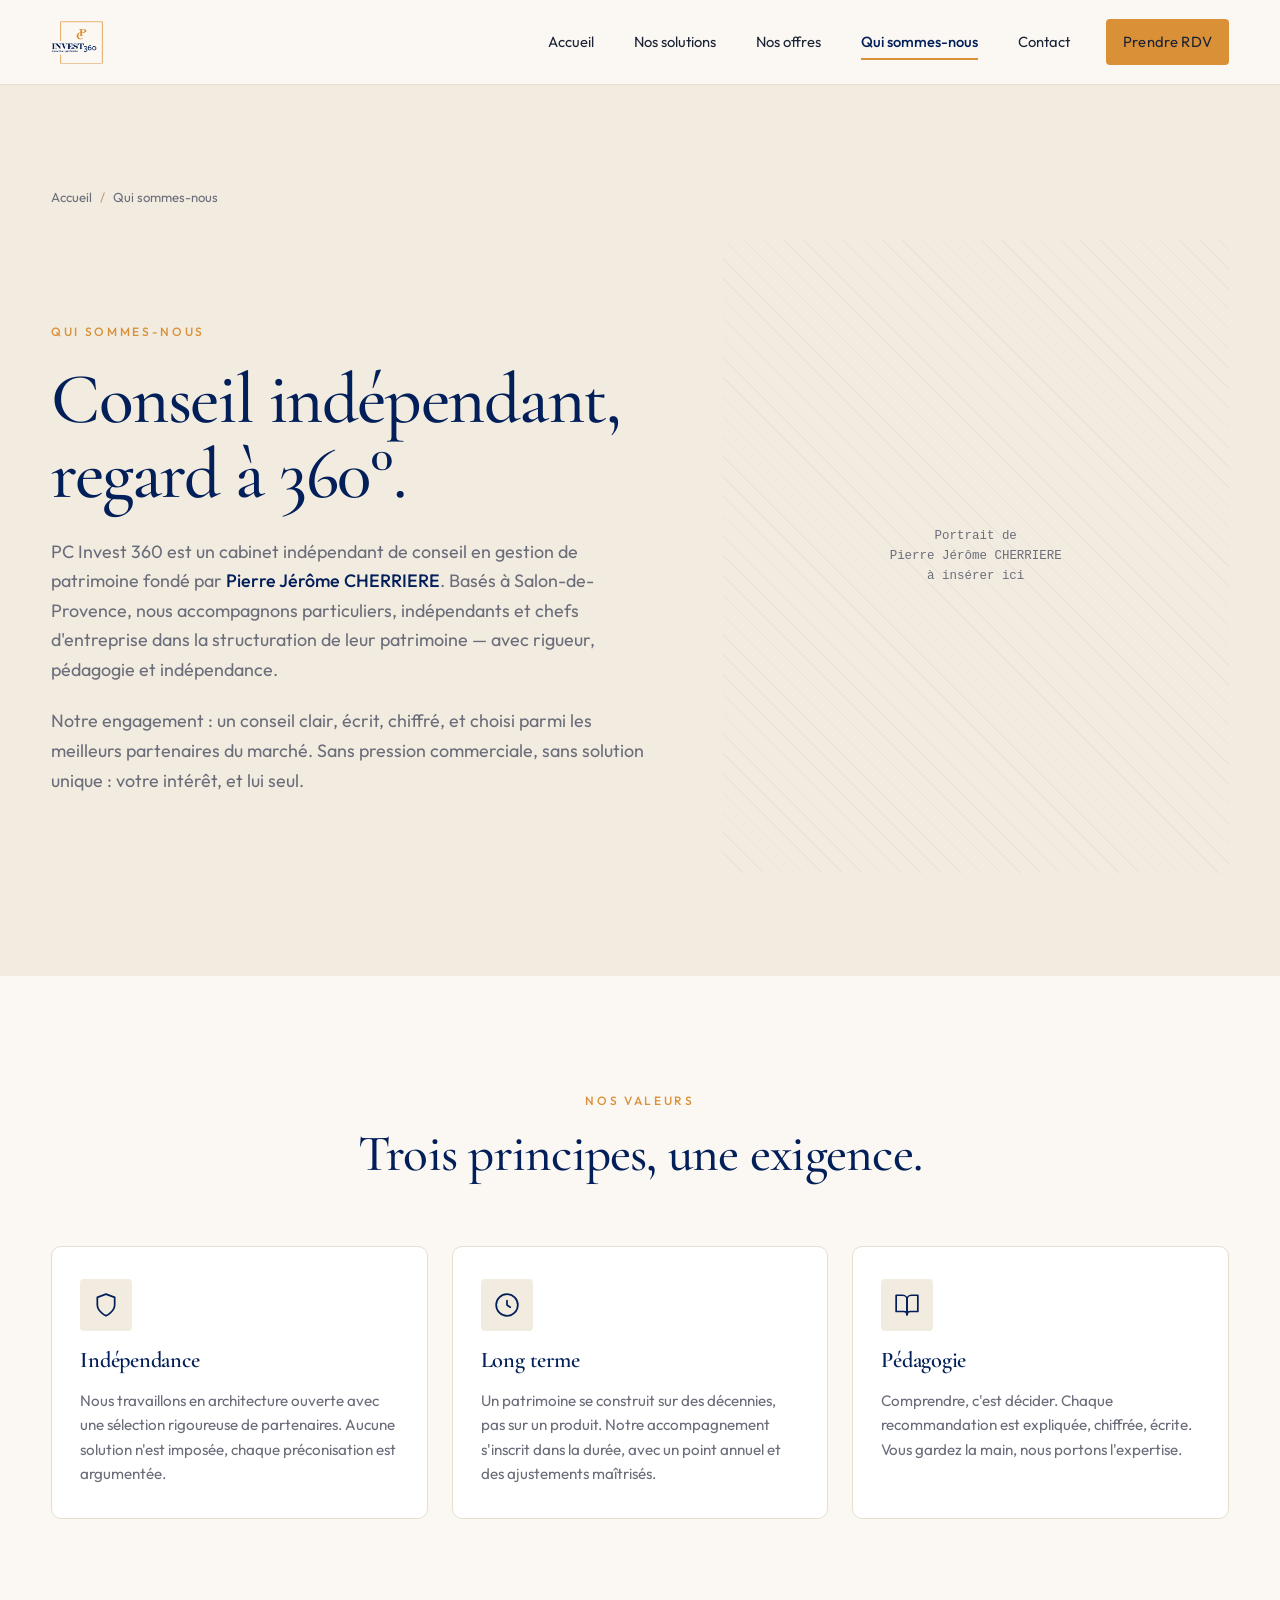
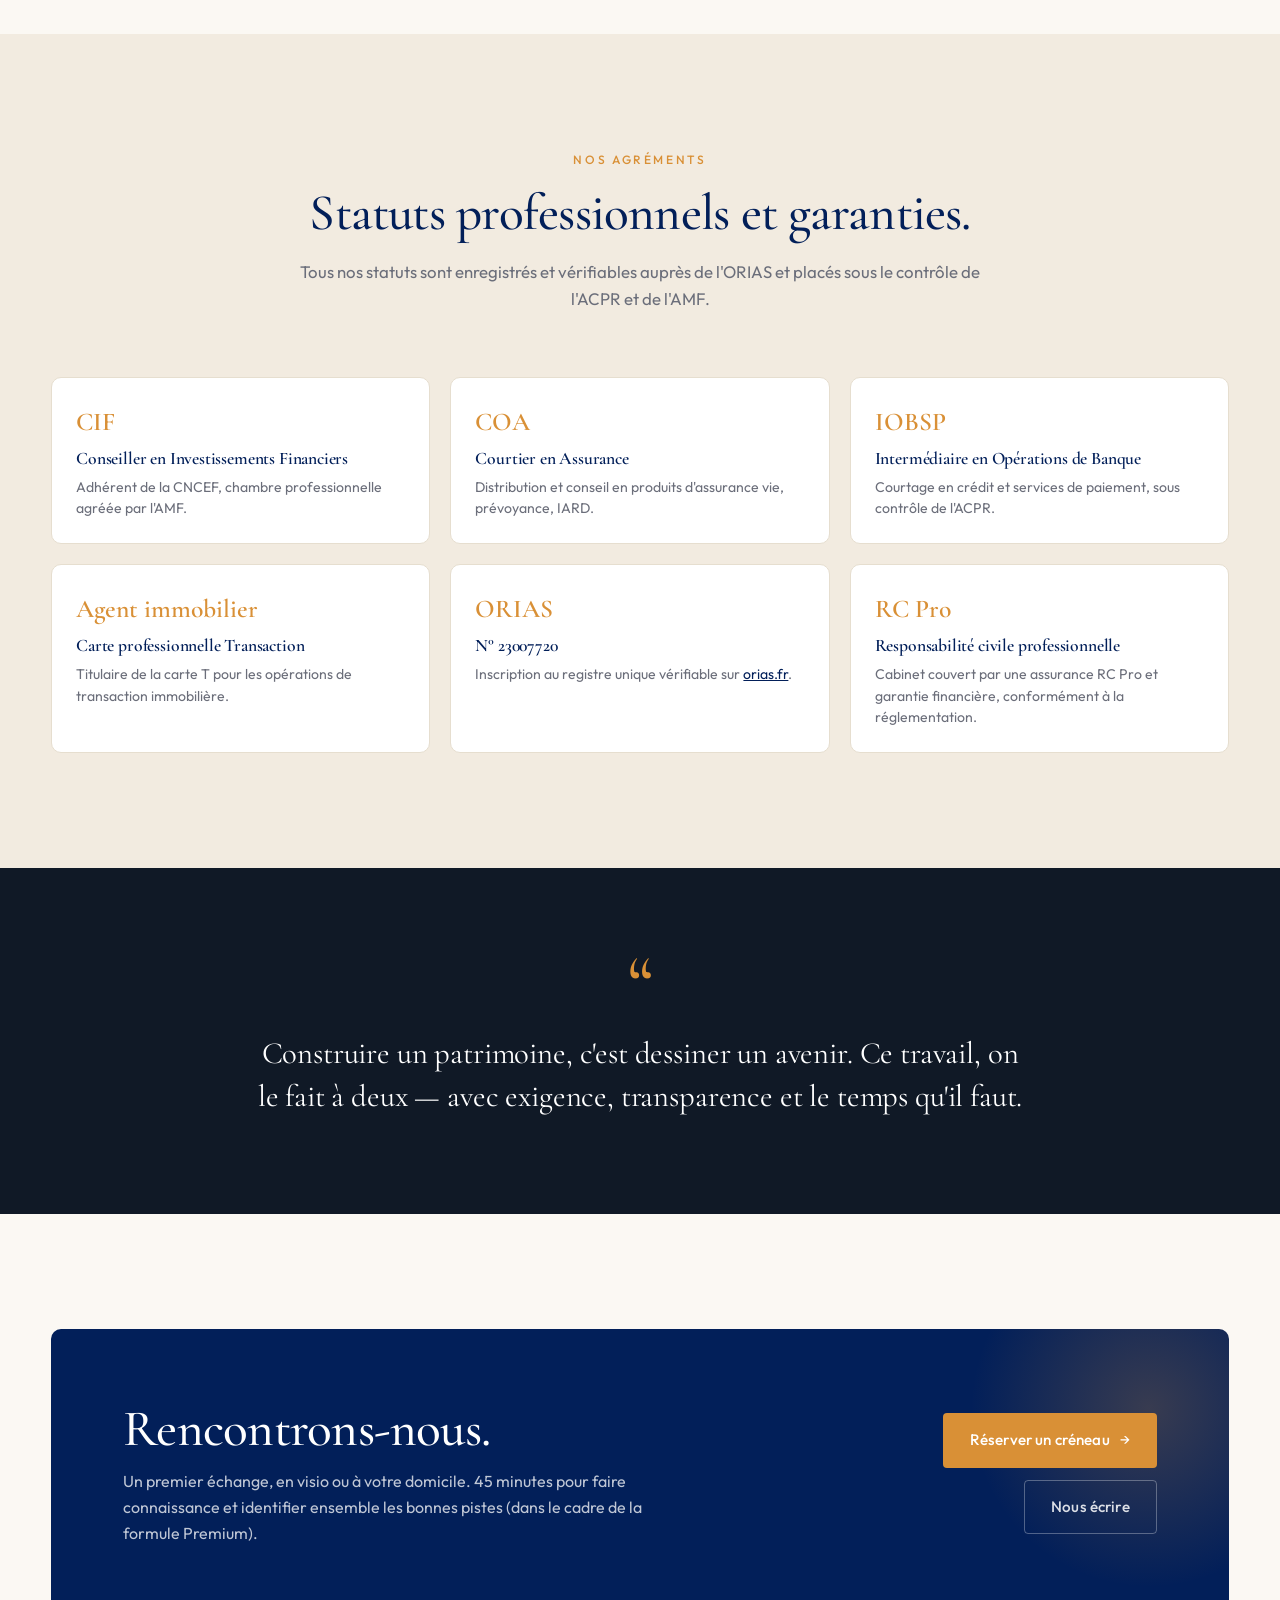
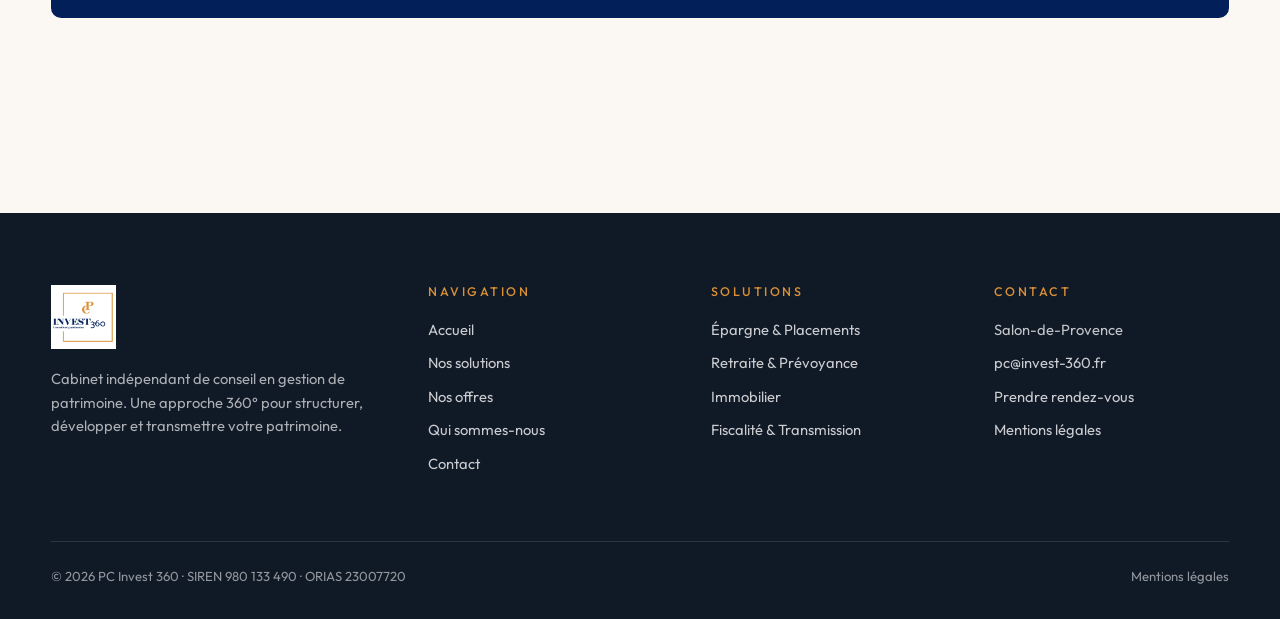
<file: project/about.html>
<!DOCTYPE html>
<html lang="fr">
<head>
  <meta charset="UTF-8" />
  <meta name="viewport" content="width=device-width, initial-scale=1.0" />
  <title>Qui sommes-nous — PC Invest 360</title>
  <meta name="description" content="PC Invest 360, cabinet indépendant de conseil en gestion de patrimoine fondé par Pierre Jérôme CHERRIERE, basé à Salon-de-Provence." />
  <link rel="icon" href="assets/logo.png" type="image/png" />
  <link rel="preconnect" href="https://fonts.googleapis.com" />
  <link rel="preconnect" href="https://fonts.gstatic.com" crossorigin />
  <link href="https://fonts.googleapis.com/css2?family=Cormorant+Garamond:wght@400;500;600;700&family=Outfit:wght@300;400;500;600&display=swap" rel="stylesheet" />
  <link rel="stylesheet" href="assets/styles.css" />
</head>
<body>

  <header class="site-header" data-screen-label="header">
    <div class="container site-header__inner">
      <a href="index.html" class="brand" aria-label="Accueil PC Invest 360"><img src="assets/logo.png" alt="PC Invest 360" /></a>
      <button class="nav-toggle" aria-label="Menu" aria-expanded="false"><svg viewBox="0 0 24 24" fill="none" stroke="currentColor" stroke-width="1.8" stroke-linecap="round"><line x1="3" y1="7" x2="21" y2="7"/><line x1="3" y1="12" x2="21" y2="12"/><line x1="3" y1="17" x2="21" y2="17"/></svg></button>
      <nav class="nav" aria-label="Navigation principale">
        <a href="index.html">Accueil</a>
        <a href="solutions.html">Nos solutions</a>
        <a href="offres.html">Nos offres</a>
        <a href="about.html">Qui sommes-nous</a>
        <a href="contact.html">Contact</a>
        <a href="contact.html" class="btn btn-gold nav-cta">Prendre RDV</a>
      </nav>
    </div>
  </header>

  <!-- ====================== ABOUT HERO ====================== -->
  <section class="about-hero" style="padding: clamp(64px, 8vw, 112px) 0;" data-screen-label="About hero">
    <div class="container">
      <div class="crumb" style="justify-content: flex-start; margin-bottom: 32px;">
        <a href="index.html">Accueil</a><span class="crumb-sep">/</span><span>Qui sommes-nous</span>
      </div>
      <div class="about-hero__grid">
        <div data-reveal>
          <span class="eyebrow">Qui sommes-nous</span>
          <h1 class="h-display" style="margin: 18px 0 24px;">Conseil indépendant, regard à 360°.</h1>
          <p class="lede" style="margin-bottom: 22px;">PC Invest 360 est un cabinet indépendant de conseil en gestion de patrimoine fondé par <strong style="color: var(--c-navy); font-weight: 500;">Pierre Jérôme CHERRIERE</strong>. Basés à Salon-de-Provence, nous accompagnons particuliers, indépendants et chefs d'entreprise dans la structuration de leur patrimoine — avec rigueur, pédagogie et indépendance.</p>
          <p class="lede">Notre engagement : un conseil clair, écrit, chiffré, et choisi parmi les meilleurs partenaires du marché. Sans pression commerciale, sans solution unique : votre intérêt, et lui seul.</p>
        </div>
        <div data-reveal>
          <div class="about-portrait">
            <div class="frame-deco" aria-hidden="true"></div>
            <div class="placeholder">Portrait de<br/>Pierre Jérôme CHERRIERE<br/>à insérer ici</div>
          </div>
        </div>
      </div>
    </div>
  </section>

  <!-- ====================== VALEURS ====================== -->
  <section data-screen-label="About valeurs">
    <div class="container">
      <div class="section-head" data-reveal>
        <span class="eyebrow">Nos valeurs</span>
        <h2 class="h-1">Trois principes, une exigence.</h2>
      </div>
      <div class="pillars" style="grid-template-columns: repeat(3, 1fr);">
        <div class="pillar" data-reveal>
          <div class="pillar__icon">
            <svg viewBox="0 0 24 24" fill="none" stroke="currentColor" stroke-width="1.6" stroke-linecap="round" stroke-linejoin="round"><path d="M12 22s8-4 8-10V5l-8-3-8 3v7c0 6 8 10 8 10z"/></svg>
          </div>
          <h3>Indépendance</h3>
          <p>Nous travaillons en architecture ouverte avec une sélection rigoureuse de partenaires. Aucune solution n'est imposée, chaque préconisation est argumentée.</p>
        </div>
        <div class="pillar" data-reveal>
          <div class="pillar__icon">
            <svg viewBox="0 0 24 24" fill="none" stroke="currentColor" stroke-width="1.6" stroke-linecap="round" stroke-linejoin="round"><circle cx="12" cy="12" r="10"/><path d="M12 8v4l3 2"/></svg>
          </div>
          <h3>Long terme</h3>
          <p>Un patrimoine se construit sur des décennies, pas sur un produit. Notre accompagnement s'inscrit dans la durée, avec un point annuel et des ajustements maîtrisés.</p>
        </div>
        <div class="pillar" data-reveal>
          <div class="pillar__icon">
            <svg viewBox="0 0 24 24" fill="none" stroke="currentColor" stroke-width="1.6" stroke-linecap="round" stroke-linejoin="round"><path d="M2 3h6a4 4 0 0 1 4 4v14a3 3 0 0 0-3-3H2z"/><path d="M22 3h-6a4 4 0 0 0-4 4v14a3 3 0 0 1 3-3h7z"/></svg>
          </div>
          <h3>Pédagogie</h3>
          <p>Comprendre, c'est décider. Chaque recommandation est expliquée, chiffrée, écrite. Vous gardez la main, nous portons l'expertise.</p>
        </div>
      </div>
    </div>
  </section>

  <!-- ====================== CERTIFICATIONS ====================== -->
  <section style="background: var(--c-bg-2);" data-screen-label="About certifications">
    <div class="container">
      <div class="section-head" data-reveal>
        <span class="eyebrow">Nos agréments</span>
        <h2 class="h-1">Statuts professionnels et garanties.</h2>
        <p>Tous nos statuts sont enregistrés et vérifiables auprès de l'ORIAS et placés sous le contrôle de l'ACPR et de l'AMF.</p>
      </div>
      <div class="about-creds">
        <div class="cred" data-reveal>
          <div class="num">CIF</div>
          <h4>Conseiller en Investissements Financiers</h4>
          <p>Adhérent de la CNCEF, chambre professionnelle agréée par l'AMF.</p>
        </div>
        <div class="cred" data-reveal>
          <div class="num">COA</div>
          <h4>Courtier en Assurance</h4>
          <p>Distribution et conseil en produits d'assurance vie, prévoyance, IARD.</p>
        </div>
        <div class="cred" data-reveal>
          <div class="num">IOBSP</div>
          <h4>Intermédiaire en Opérations de Banque</h4>
          <p>Courtage en crédit et services de paiement, sous contrôle de l'ACPR.</p>
        </div>
        <div class="cred" data-reveal>
          <div class="num">Agent immobilier</div>
          <h4>Carte professionnelle Transaction</h4>
          <p>Titulaire de la carte T pour les opérations de transaction immobilière.</p>
        </div>
        <div class="cred" data-reveal>
          <div class="num">ORIAS</div>
          <h4>N° 23007720</h4>
          <p>Inscription au registre unique vérifiable sur <a href="https://www.orias.fr" target="_blank" rel="noopener" style="color: var(--c-navy); text-decoration: underline;">orias.fr</a>.</p>
        </div>
        <div class="cred" data-reveal>
          <div class="num">RC Pro</div>
          <h4>Responsabilité civile professionnelle</h4>
          <p>Cabinet couvert par une assurance RC Pro et garantie financière, conformément à la réglementation.</p>
        </div>
      </div>
    </div>
  </section>

  <!-- ====================== QUOTE ====================== -->
  <section class="quote">
    <div class="container-narrow">
      <blockquote data-reveal>
        Construire un patrimoine, c'est dessiner un avenir. Ce travail, on le fait à deux — avec exigence, transparence et le temps qu'il faut.
      </blockquote>
    </div>
  </section>

  <!-- ====================== CTA ====================== -->
  <section data-screen-label="About CTA">
    <div class="container">
      <div class="cta-banner" data-reveal>
        <div>
          <h2 class="h-1">Rencontrons-nous.</h2>
          <p>Un premier échange, en visio ou à votre domicile. 45 minutes pour faire connaissance et identifier ensemble les bonnes pistes (dans le cadre de la formule Premium).</p>
        </div>
        <div class="cta-banner__actions">
          <a href="https://cal.com/pcherriere/tel" target="_blank" rel="noopener" class="btn btn-on-dark btn-arrow">Réserver un créneau</a>
          <a href="contact.html" class="btn btn-ghost" style="border-color: rgba(255,255,255,0.3); color: rgba(255,255,255,0.85);">Nous écrire</a>
        </div>
      </div>
    </div>
  </section>

  <footer class="site-footer">
    <div class="container">
      <div class="footer-grid">
        <div class="footer-brand">
          <img src="assets/logo-blanc.png" alt="PC Invest 360" />
          <p>Cabinet indépendant de conseil en gestion de patrimoine. Une approche 360° pour structurer, développer et transmettre votre patrimoine.</p>
        </div>
        <div><h4>Navigation</h4><ul class="footer-list">
          <li><a href="index.html">Accueil</a></li>
          <li><a href="solutions.html">Nos solutions</a></li>
          <li><a href="offres.html">Nos offres</a></li>
          <li><a href="about.html">Qui sommes-nous</a></li>
          <li><a href="contact.html">Contact</a></li>
        </ul></div>
        <div><h4>Solutions</h4><ul class="footer-list">
          <li><a href="solutions.html#epargne">Épargne & Placements</a></li>
          <li><a href="solutions.html#retraite">Retraite & Prévoyance</a></li>
          <li><a href="solutions.html#immobilier">Immobilier</a></li>
          <li><a href="solutions.html#fiscalite">Fiscalité & Transmission</a></li>
        </ul></div>
        <div><h4>Contact</h4><ul class="footer-list">
          <li>Salon-de-Provence</li>
          <li><a href="mailto:pc@invest-360.fr">pc@invest-360.fr</a></li>
          <li><a href="https://cal.com/pcherriere/tel" target="_blank" rel="noopener">Prendre rendez-vous</a></li>
          <li><a href="mentions-legales.html">Mentions légales</a></li>
        </ul></div>
      </div>
      <div class="footer-bar">
        <span>© <span data-year></span> PC Invest 360 · SIREN 980 133 490 · ORIAS 23007720</span>
        <span><a href="mentions-legales.html">Mentions légales</a></span>
      </div>
    </div>
  </footer>

  <script src="assets/main.js"></script>
</body>
</html>
</file>
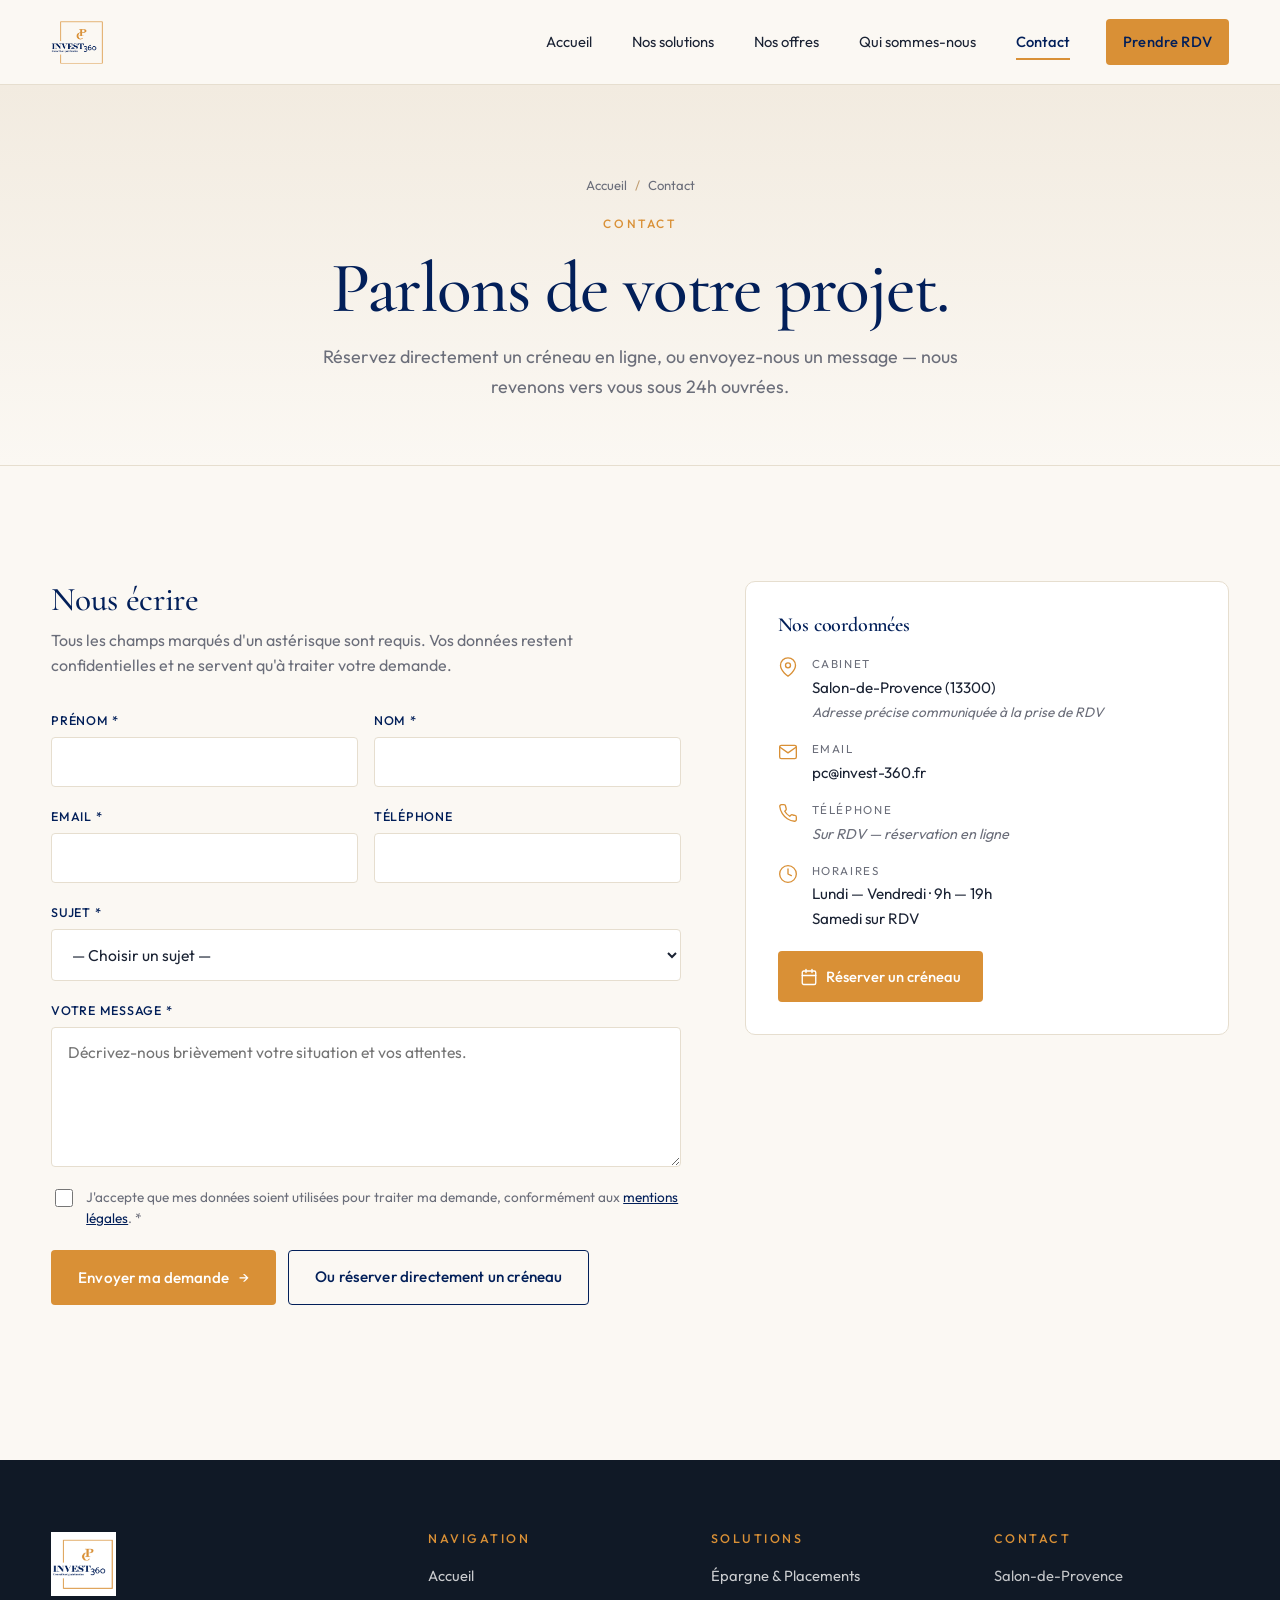
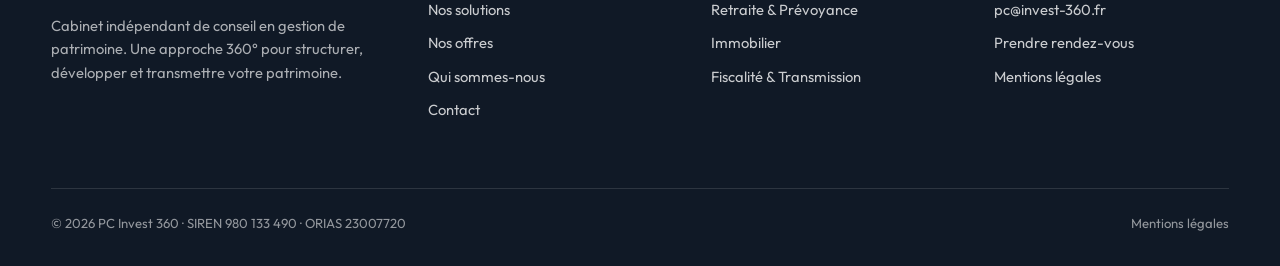
<file: project/contact.html>
<!DOCTYPE html>
<html lang="fr">
<head>
  <meta charset="UTF-8" />
  <meta name="viewport" content="width=device-width, initial-scale=1.0" />
  <title>Contact — PC Invest 360</title>
  <meta name="description" content="Prenez rendez-vous avec PC Invest 360. Premier rendez-vous offert, en visio ou à notre cabinet de Salon-de-Provence." />
  <link rel="icon" href="assets/logo.png" type="image/png" />
  <link rel="preconnect" href="https://fonts.googleapis.com" />
  <link rel="preconnect" href="https://fonts.gstatic.com" crossorigin />
  <link href="https://fonts.googleapis.com/css2?family=Cormorant+Garamond:wght@400;500;600;700&family=Outfit:wght@300;400;500;600&display=swap" rel="stylesheet" />
  <link rel="stylesheet" href="assets/styles.css" />
</head>
<body>

  <header class="site-header" data-screen-label="header">
    <div class="container site-header__inner">
      <a href="index.html" class="brand" aria-label="Accueil PC Invest 360"><img src="assets/logo.png" alt="PC Invest 360" /></a>
      <button class="nav-toggle" aria-label="Menu" aria-expanded="false"><svg viewBox="0 0 24 24" fill="none" stroke="currentColor" stroke-width="1.8" stroke-linecap="round"><line x1="3" y1="7" x2="21" y2="7"/><line x1="3" y1="12" x2="21" y2="12"/><line x1="3" y1="17" x2="21" y2="17"/></svg></button>
      <nav class="nav" aria-label="Navigation principale">
        <a href="index.html">Accueil</a>
        <a href="solutions.html">Nos solutions</a>
        <a href="offres.html">Nos offres</a>
        <a href="about.html">Qui sommes-nous</a>
        <a href="contact.html">Contact</a>
        <a href="contact.html" class="btn btn-gold nav-cta">Prendre RDV</a>
      </nav>
    </div>
  </header>

  <section class="page-hero" data-screen-label="Contact hero">
    <div class="container">
      <div class="crumb"><a href="index.html">Accueil</a><span class="crumb-sep">/</span><span>Contact</span></div>
      <span class="eyebrow">Contact</span>
      <h1 class="h-display">Parlons de votre projet.</h1>
      <p class="lede">Réservez directement un créneau en ligne, ou envoyez-nous un message — nous revenons vers vous sous 24h ouvrées.</p>
    </div>
  </section>

  <section data-screen-label="Contact formulaire">
    <div class="container">
      <div class="contact-grid">

        <!-- Formulaire -->
        <div data-reveal>
          <h2 class="h-2" style="margin-bottom: 8px;">Nous écrire</h2>
          <p style="color: var(--c-muted); margin-bottom: 32px;">Tous les champs marqués d'un astérisque sont requis. Vos données restent confidentielles et ne servent qu'à traiter votre demande.</p>

          <form id="contact-form" class="form" action="#FORMSPREE_ID" method="POST" novalidate>
            <div class="form-row">
              <div class="field">
                <label for="prenom">Prénom *</label>
                <input id="prenom" name="prenom" type="text" required autocomplete="given-name" />
              </div>
              <div class="field">
                <label for="nom">Nom *</label>
                <input id="nom" name="nom" type="text" required autocomplete="family-name" />
              </div>
            </div>

            <div class="form-row">
              <div class="field">
                <label for="email">Email *</label>
                <input id="email" name="email" type="email" required autocomplete="email" />
              </div>
              <div class="field">
                <label for="telephone">Téléphone</label>
                <input id="telephone" name="telephone" type="tel" autocomplete="tel" />
              </div>
            </div>

            <div class="field">
              <label for="sujet">Sujet *</label>
              <select id="sujet" name="sujet" required>
                <option value="">— Choisir un sujet —</option>
                <option value="essentiel">Formule L'essentiel (offerte)</option>
                <option value="premium">Formule Premium (480 €)</option>
                <option value="abonnement">Formule Abonnement</option>
                <option value="bilan-patrimonial">Bilan patrimonial</option>
                <option value="immobilier">Investissement immobilier</option>
                <option value="retraite">Retraite & prévoyance</option>
                <option value="fiscalite">Fiscalité & transmission</option>
                <option value="autre">Autre / Information générale</option>
              </select>
            </div>

            <div class="field">
              <label for="message">Votre message *</label>
              <textarea id="message" name="message" required placeholder="Décrivez-nous brièvement votre situation et vos attentes."></textarea>
            </div>

            <div class="checkbox-field">
              <input id="rgpd" name="rgpd" type="checkbox" required />
              <label for="rgpd">J'accepte que mes données soient utilisées pour traiter ma demande, conformément aux <a href="mentions-legales.html" style="color: var(--c-navy); text-decoration: underline;">mentions légales</a>. *</label>
            </div>

            <div class="form-feedback" role="status" aria-live="polite"></div>

            <div style="display: flex; gap: 12px; flex-wrap: wrap;">
              <button type="submit" class="btn btn-gold btn-arrow">Envoyer ma demande</button>
              <a href="https://cal.com/pcherriere/tel" target="_blank" rel="noopener" class="btn btn-outline">Ou réserver directement un créneau</a>
            </div>
          </form>
        </div>

        <!-- Coordonnées -->
        <aside data-reveal>
          <div class="contact-info">
            <h3 class="h-3">Nos coordonnées</h3>
            <ul>
              <li>
                <svg viewBox="0 0 24 24" fill="none" stroke="currentColor" stroke-width="1.6" stroke-linecap="round" stroke-linejoin="round"><path d="M21 10c0 7-9 13-9 13s-9-6-9-13a9 9 0 0 1 18 0z"/><circle cx="12" cy="10" r="3"/></svg>
                <div>
                  <span class="meta-label">Cabinet</span>
                  Salon-de-Provence (13300)<br/>
                  <em style="font-size: 0.85rem; color: var(--c-muted);">Adresse précise communiquée à la prise de RDV</em>
                </div>
              </li>
              <li>
                <svg viewBox="0 0 24 24" fill="none" stroke="currentColor" stroke-width="1.6" stroke-linecap="round" stroke-linejoin="round"><path d="M4 4h16c1.1 0 2 .9 2 2v12c0 1.1-.9 2-2 2H4c-1.1 0-2-.9-2-2V6c0-1.1.9-2 2-2z"/><polyline points="22,6 12,13 2,6"/></svg>
                <div>
                  <span class="meta-label">Email</span>
                  <a href="mailto:pc@invest-360.fr">pc@invest-360.fr</a>
                </div>
              </li>
              <li>
                <svg viewBox="0 0 24 24" fill="none" stroke="currentColor" stroke-width="1.6" stroke-linecap="round" stroke-linejoin="round"><path d="M22 16.92v3a2 2 0 0 1-2.18 2 19.79 19.79 0 0 1-8.63-3.07 19.5 19.5 0 0 1-6-6 19.79 19.79 0 0 1-3.07-8.67A2 2 0 0 1 4.11 2h3a2 2 0 0 1 2 1.72 12.84 12.84 0 0 0 .7 2.81 2 2 0 0 1-.45 2.11L8.09 9.91a16 16 0 0 0 6 6l1.27-1.27a2 2 0 0 1 2.11-.45 12.84 12.84 0 0 0 2.81.7A2 2 0 0 1 22 16.92z"/></svg>
                <div>
                  <span class="meta-label">Téléphone</span>
                  <em style="color: var(--c-muted); font-size: 0.9rem;">Sur RDV — réservation en ligne</em>
                </div>
              </li>
              <li>
                <svg viewBox="0 0 24 24" fill="none" stroke="currentColor" stroke-width="1.6" stroke-linecap="round" stroke-linejoin="round"><circle cx="12" cy="12" r="10"/><polyline points="12 6 12 12 16 14"/></svg>
                <div>
                  <span class="meta-label">Horaires</span>
                  Lundi — Vendredi · 9h — 19h<br/>
                  Samedi sur RDV
                </div>
              </li>
            </ul>
            <a href="https://cal.com/pcherriere/tel" target="_blank" rel="noopener" class="cal-link">
              <svg viewBox="0 0 24 24" fill="none" stroke="currentColor" stroke-width="1.8" stroke-linecap="round" stroke-linejoin="round" style="width:18px;height:18px;"><rect x="3" y="4" width="18" height="18" rx="2"/><line x1="16" y1="2" x2="16" y2="6"/><line x1="8" y1="2" x2="8" y2="6"/><line x1="3" y1="10" x2="21" y2="10"/></svg>
              Réserver un créneau
            </a>
          </div>
        </aside>

      </div>
    </div>
  </section>

  <footer class="site-footer" style="margin-top: 40px;">
    <div class="container">
      <div class="footer-grid">
        <div class="footer-brand">
          <img src="assets/logo-blanc.png" alt="PC Invest 360" />
          <p>Cabinet indépendant de conseil en gestion de patrimoine. Une approche 360° pour structurer, développer et transmettre votre patrimoine.</p>
        </div>
        <div><h4>Navigation</h4><ul class="footer-list">
          <li><a href="index.html">Accueil</a></li>
          <li><a href="solutions.html">Nos solutions</a></li>
          <li><a href="offres.html">Nos offres</a></li>
          <li><a href="about.html">Qui sommes-nous</a></li>
          <li><a href="contact.html">Contact</a></li>
        </ul></div>
        <div><h4>Solutions</h4><ul class="footer-list">
          <li><a href="solutions.html#epargne">Épargne & Placements</a></li>
          <li><a href="solutions.html#retraite">Retraite & Prévoyance</a></li>
          <li><a href="solutions.html#immobilier">Immobilier</a></li>
          <li><a href="solutions.html#fiscalite">Fiscalité & Transmission</a></li>
        </ul></div>
        <div><h4>Contact</h4><ul class="footer-list">
          <li>Salon-de-Provence</li>
          <li><a href="mailto:pc@invest-360.fr">pc@invest-360.fr</a></li>
          <li><a href="https://cal.com/pcherriere/tel" target="_blank" rel="noopener">Prendre rendez-vous</a></li>
          <li><a href="mentions-legales.html">Mentions légales</a></li>
        </ul></div>
      </div>
      <div class="footer-bar">
        <span>© <span data-year></span> PC Invest 360 · SIREN 980 133 490 · ORIAS 23007720</span>
        <span><a href="mentions-legales.html">Mentions légales</a></span>
      </div>
    </div>
  </footer>

  <script src="assets/main.js"></script>
</body>
</html>
</file>
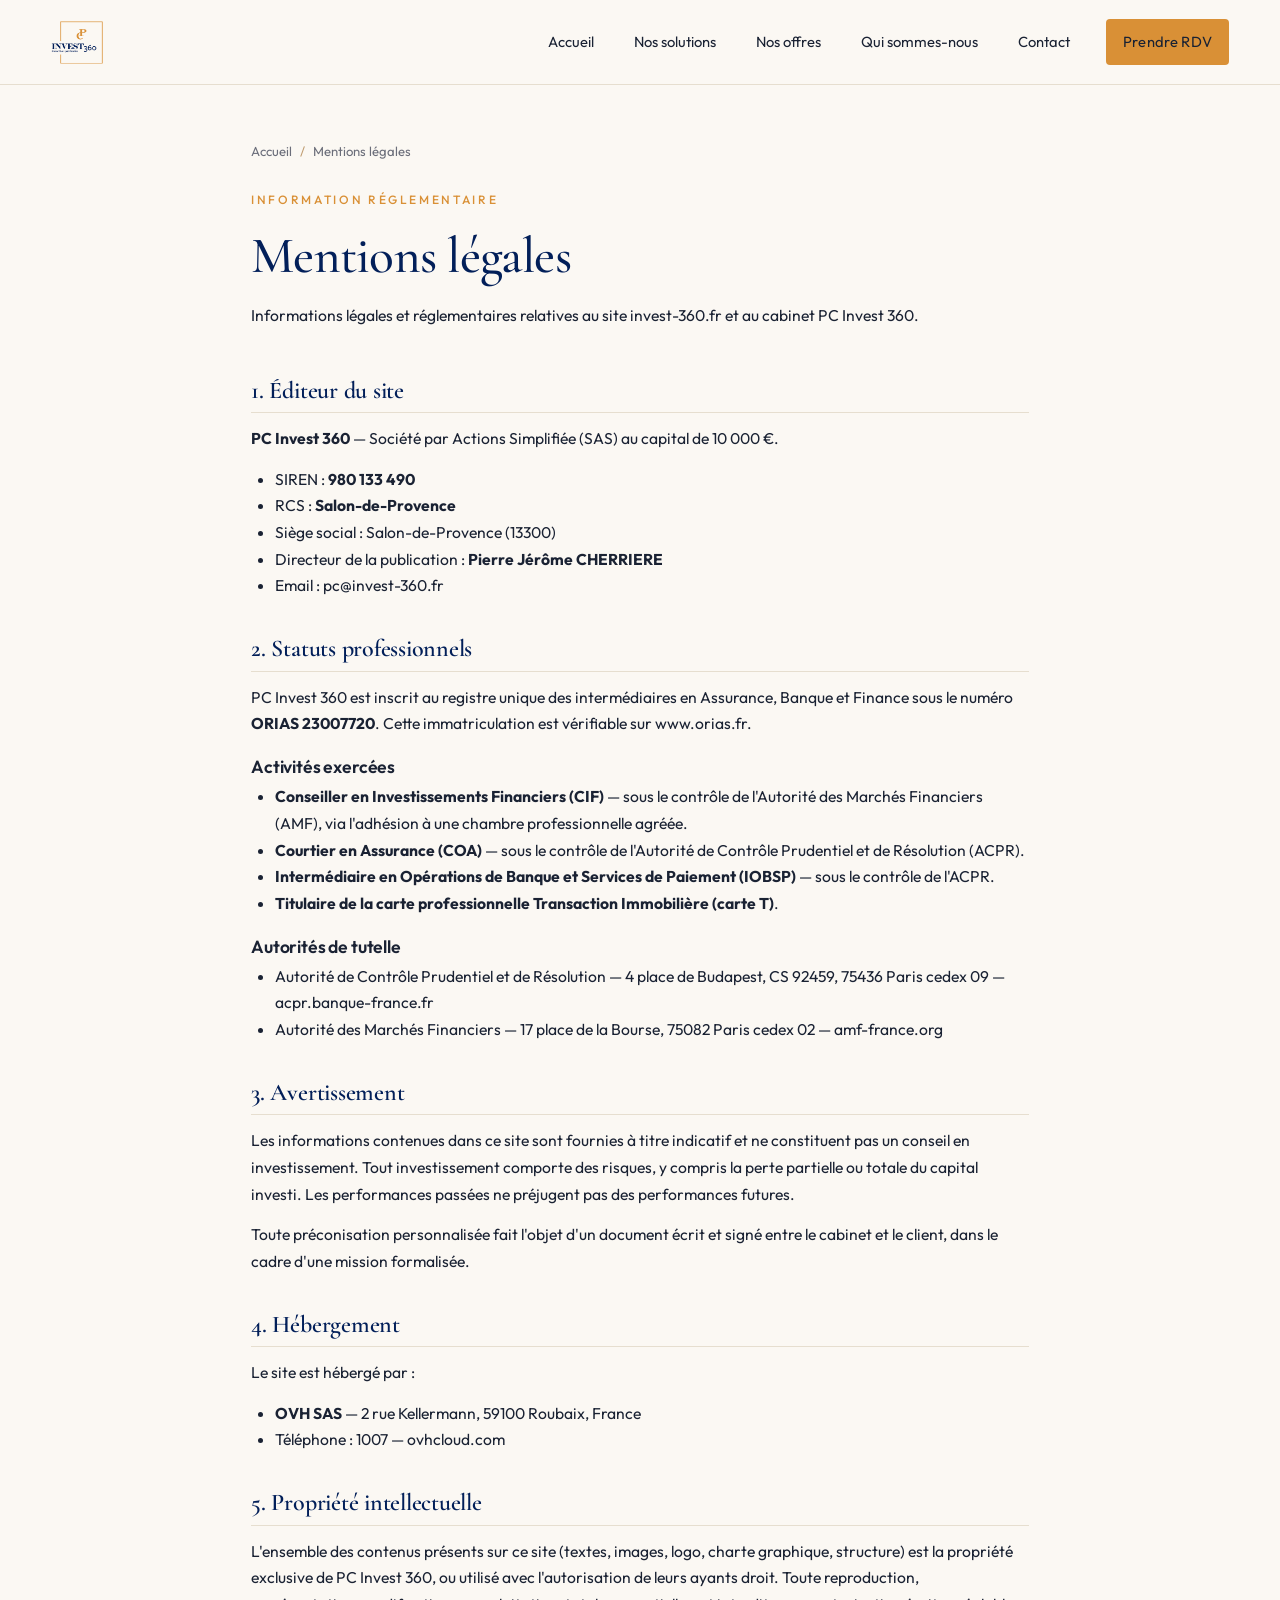
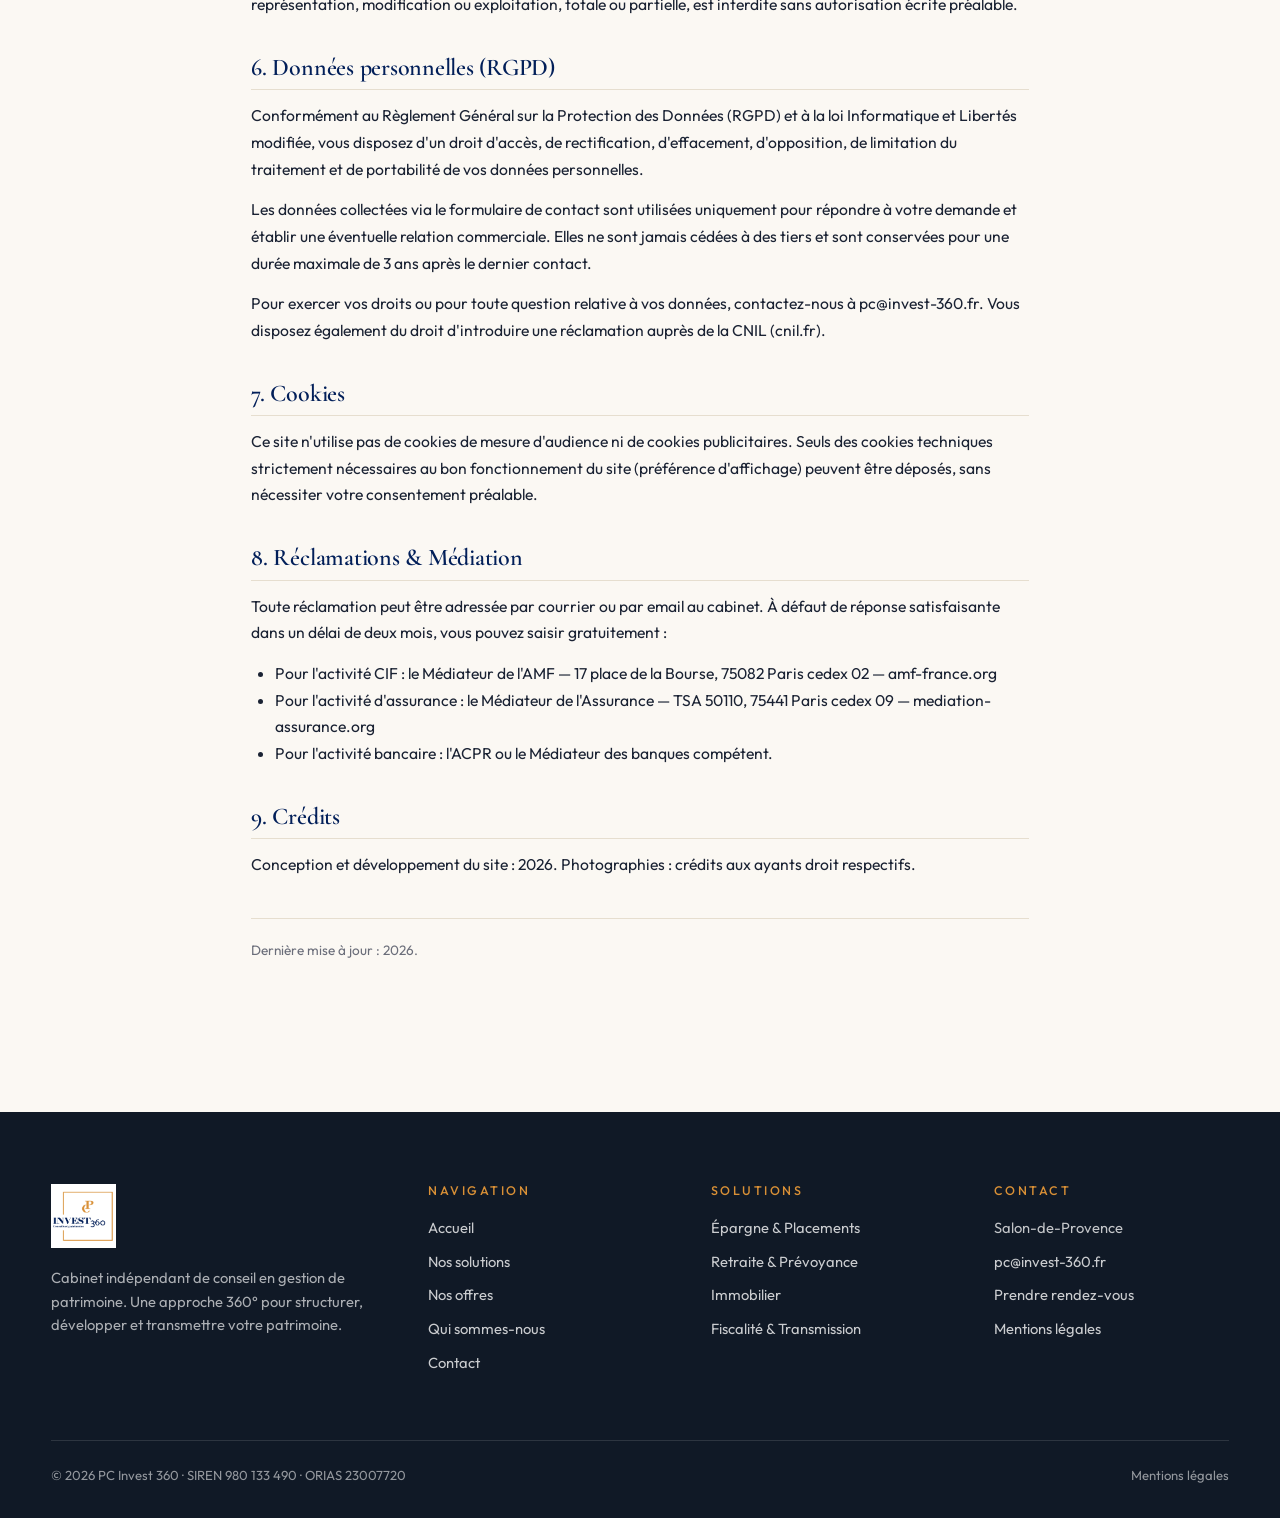
<file: project/mentions-legales.html>
<!DOCTYPE html>
<html lang="fr">
<head>
  <meta charset="UTF-8" />
  <meta name="viewport" content="width=device-width, initial-scale=1.0" />
  <title>Mentions légales — PC Invest 360</title>
  <meta name="description" content="Mentions légales et informations réglementaires de PC Invest 360." />
  <link rel="icon" href="assets/logo.png" type="image/png" />
  <link rel="preconnect" href="https://fonts.googleapis.com" />
  <link rel="preconnect" href="https://fonts.gstatic.com" crossorigin />
  <link href="https://fonts.googleapis.com/css2?family=Cormorant+Garamond:wght@400;500;600;700&family=Outfit:wght@300;400;500;600&display=swap" rel="stylesheet" />
  <link rel="stylesheet" href="assets/styles.css" />
</head>
<body>

  <header class="site-header" data-screen-label="header">
    <div class="container site-header__inner">
      <a href="index.html" class="brand" aria-label="Accueil PC Invest 360"><img src="assets/logo.png" alt="PC Invest 360" /></a>
      <button class="nav-toggle" aria-label="Menu" aria-expanded="false"><svg viewBox="0 0 24 24" fill="none" stroke="currentColor" stroke-width="1.8" stroke-linecap="round"><line x1="3" y1="7" x2="21" y2="7"/><line x1="3" y1="12" x2="21" y2="12"/><line x1="3" y1="17" x2="21" y2="17"/></svg></button>
      <nav class="nav" aria-label="Navigation principale">
        <a href="index.html">Accueil</a>
        <a href="solutions.html">Nos solutions</a>
        <a href="offres.html">Nos offres</a>
        <a href="about.html">Qui sommes-nous</a>
        <a href="contact.html">Contact</a>
        <a href="contact.html" class="btn btn-gold nav-cta">Prendre RDV</a>
      </nav>
    </div>
  </header>

  <main class="legal-page">
    <div class="container-narrow">
      <div class="crumb" style="justify-content: flex-start; margin-bottom: 24px;">
        <a href="index.html">Accueil</a><span class="crumb-sep">/</span><span>Mentions légales</span>
      </div>
      <span class="eyebrow">Information réglementaire</span>
      <h1 class="h-1" style="margin: 16px 0 18px;">Mentions légales</h1>
      <p class="lede">Informations légales et réglementaires relatives au site invest-360.fr et au cabinet PC Invest 360.</p>

      <h2>1. Éditeur du site</h2>
      <p><strong>PC Invest 360</strong> — Société par Actions Simplifiée (SAS) au capital de 10&nbsp;000&nbsp;€.</p>
      <ul>
        <li>SIREN : <strong>980 133 490</strong></li>
        <li>RCS : <strong>Salon-de-Provence</strong></li>
        <li>Siège social : Salon-de-Provence (13300)</li>
        <li>Directeur de la publication : <strong>Pierre Jérôme CHERRIERE</strong></li>
        <li>Email : <a href="mailto:pc@invest-360.fr">pc@invest-360.fr</a></li>
      </ul>

      <h2>2. Statuts professionnels</h2>
      <p>PC Invest 360 est inscrit au registre unique des intermédiaires en Assurance, Banque et Finance sous le numéro <strong>ORIAS 23007720</strong>. Cette immatriculation est vérifiable sur <a href="https://www.orias.fr" target="_blank" rel="noopener">www.orias.fr</a>.</p>

      <h3>Activités exercées</h3>
      <ul>
        <li><strong>Conseiller en Investissements Financiers (CIF)</strong> — sous le contrôle de l'Autorité des Marchés Financiers (AMF), via l'adhésion à une chambre professionnelle agréée.</li>
        <li><strong>Courtier en Assurance (COA)</strong> — sous le contrôle de l'Autorité de Contrôle Prudentiel et de Résolution (ACPR).</li>
        <li><strong>Intermédiaire en Opérations de Banque et Services de Paiement (IOBSP)</strong> — sous le contrôle de l'ACPR.</li>
        <li><strong>Titulaire de la carte professionnelle Transaction Immobilière (carte T)</strong>.</li>
      </ul>

      <h3>Autorités de tutelle</h3>
      <ul>
        <li>Autorité de Contrôle Prudentiel et de Résolution — 4 place de Budapest, CS 92459, 75436 Paris cedex 09 — <a href="https://acpr.banque-france.fr" target="_blank" rel="noopener">acpr.banque-france.fr</a></li>
        <li>Autorité des Marchés Financiers — 17 place de la Bourse, 75082 Paris cedex 02 — <a href="https://www.amf-france.org" target="_blank" rel="noopener">amf-france.org</a></li>
      </ul>

      <h2>3. Avertissement</h2>
      <p>Les informations contenues dans ce site sont fournies à titre indicatif et ne constituent pas un conseil en investissement. Tout investissement comporte des risques, y compris la perte partielle ou totale du capital investi. Les performances passées ne préjugent pas des performances futures.</p>
      <p>Toute préconisation personnalisée fait l'objet d'un document écrit et signé entre le cabinet et le client, dans le cadre d'une mission formalisée.</p>

      <h2>4. Hébergement</h2>
      <p>Le site est hébergé par :</p>
      <ul>
        <li><strong>OVH SAS</strong> — 2 rue Kellermann, 59100 Roubaix, France</li>
        <li>Téléphone : 1007 — <a href="https://www.ovhcloud.com" target="_blank" rel="noopener">ovhcloud.com</a></li>
      </ul>

      <h2>5. Propriété intellectuelle</h2>
      <p>L'ensemble des contenus présents sur ce site (textes, images, logo, charte graphique, structure) est la propriété exclusive de PC Invest 360, ou utilisé avec l'autorisation de leurs ayants droit. Toute reproduction, représentation, modification ou exploitation, totale ou partielle, est interdite sans autorisation écrite préalable.</p>

      <h2>6. Données personnelles (RGPD)</h2>
      <p>Conformément au Règlement Général sur la Protection des Données (RGPD) et à la loi Informatique et Libertés modifiée, vous disposez d'un droit d'accès, de rectification, d'effacement, d'opposition, de limitation du traitement et de portabilité de vos données personnelles.</p>
      <p>Les données collectées via le formulaire de contact sont utilisées uniquement pour répondre à votre demande et établir une éventuelle relation commerciale. Elles ne sont jamais cédées à des tiers et sont conservées pour une durée maximale de 3 ans après le dernier contact.</p>
      <p>Pour exercer vos droits ou pour toute question relative à vos données, contactez-nous à <a href="mailto:pc@invest-360.fr">pc@invest-360.fr</a>. Vous disposez également du droit d'introduire une réclamation auprès de la CNIL (<a href="https://www.cnil.fr" target="_blank" rel="noopener">cnil.fr</a>).</p>

      <h2>7. Cookies</h2>
      <p>Ce site n'utilise pas de cookies de mesure d'audience ni de cookies publicitaires. Seuls des cookies techniques strictement nécessaires au bon fonctionnement du site (préférence d'affichage) peuvent être déposés, sans nécessiter votre consentement préalable.</p>

      <h2>8. Réclamations & Médiation</h2>
      <p>Toute réclamation peut être adressée par courrier ou par email au cabinet. À défaut de réponse satisfaisante dans un délai de deux mois, vous pouvez saisir gratuitement :</p>
      <ul>
        <li>Pour l'activité CIF : le Médiateur de l'AMF — 17 place de la Bourse, 75082 Paris cedex 02 — <a href="https://www.amf-france.org" target="_blank" rel="noopener">amf-france.org</a></li>
        <li>Pour l'activité d'assurance : le Médiateur de l'Assurance — TSA 50110, 75441 Paris cedex 09 — <a href="https://www.mediation-assurance.org" target="_blank" rel="noopener">mediation-assurance.org</a></li>
        <li>Pour l'activité bancaire : l'ACPR ou le Médiateur des banques compétent.</li>
      </ul>

      <h2>9. Crédits</h2>
      <p>Conception et développement du site : 2026. Photographies : crédits aux ayants droit respectifs.</p>

      <p style="color: var(--c-muted); font-size: 0.85rem; margin-top: 40px; padding-top: 20px; border-top: 1px solid var(--c-line);">Dernière mise à jour : <span data-year></span>.</p>
    </div>
  </main>

  <footer class="site-footer" style="margin-top: 40px;">
    <div class="container">
      <div class="footer-grid">
        <div class="footer-brand">
          <img src="assets/logo-blanc.png" alt="PC Invest 360" />
          <p>Cabinet indépendant de conseil en gestion de patrimoine. Une approche 360° pour structurer, développer et transmettre votre patrimoine.</p>
        </div>
        <div><h4>Navigation</h4><ul class="footer-list">
          <li><a href="index.html">Accueil</a></li>
          <li><a href="solutions.html">Nos solutions</a></li>
          <li><a href="offres.html">Nos offres</a></li>
          <li><a href="about.html">Qui sommes-nous</a></li>
          <li><a href="contact.html">Contact</a></li>
        </ul></div>
        <div><h4>Solutions</h4><ul class="footer-list">
          <li><a href="solutions.html#epargne">Épargne & Placements</a></li>
          <li><a href="solutions.html#retraite">Retraite & Prévoyance</a></li>
          <li><a href="solutions.html#immobilier">Immobilier</a></li>
          <li><a href="solutions.html#fiscalite">Fiscalité & Transmission</a></li>
        </ul></div>
        <div><h4>Contact</h4><ul class="footer-list">
          <li>Salon-de-Provence</li>
          <li><a href="mailto:pc@invest-360.fr">pc@invest-360.fr</a></li>
          <li><a href="https://cal.com/pcherriere/tel" target="_blank" rel="noopener">Prendre rendez-vous</a></li>
          <li><a href="mentions-legales.html">Mentions légales</a></li>
        </ul></div>
      </div>
      <div class="footer-bar">
        <span>© <span data-year></span> PC Invest 360 · SIREN 980 133 490 · ORIAS 23007720</span>
        <span><a href="mentions-legales.html">Mentions légales</a></span>
      </div>
    </div>
  </footer>

  <script src="assets/main.js"></script>
</body>
</html>
</file>
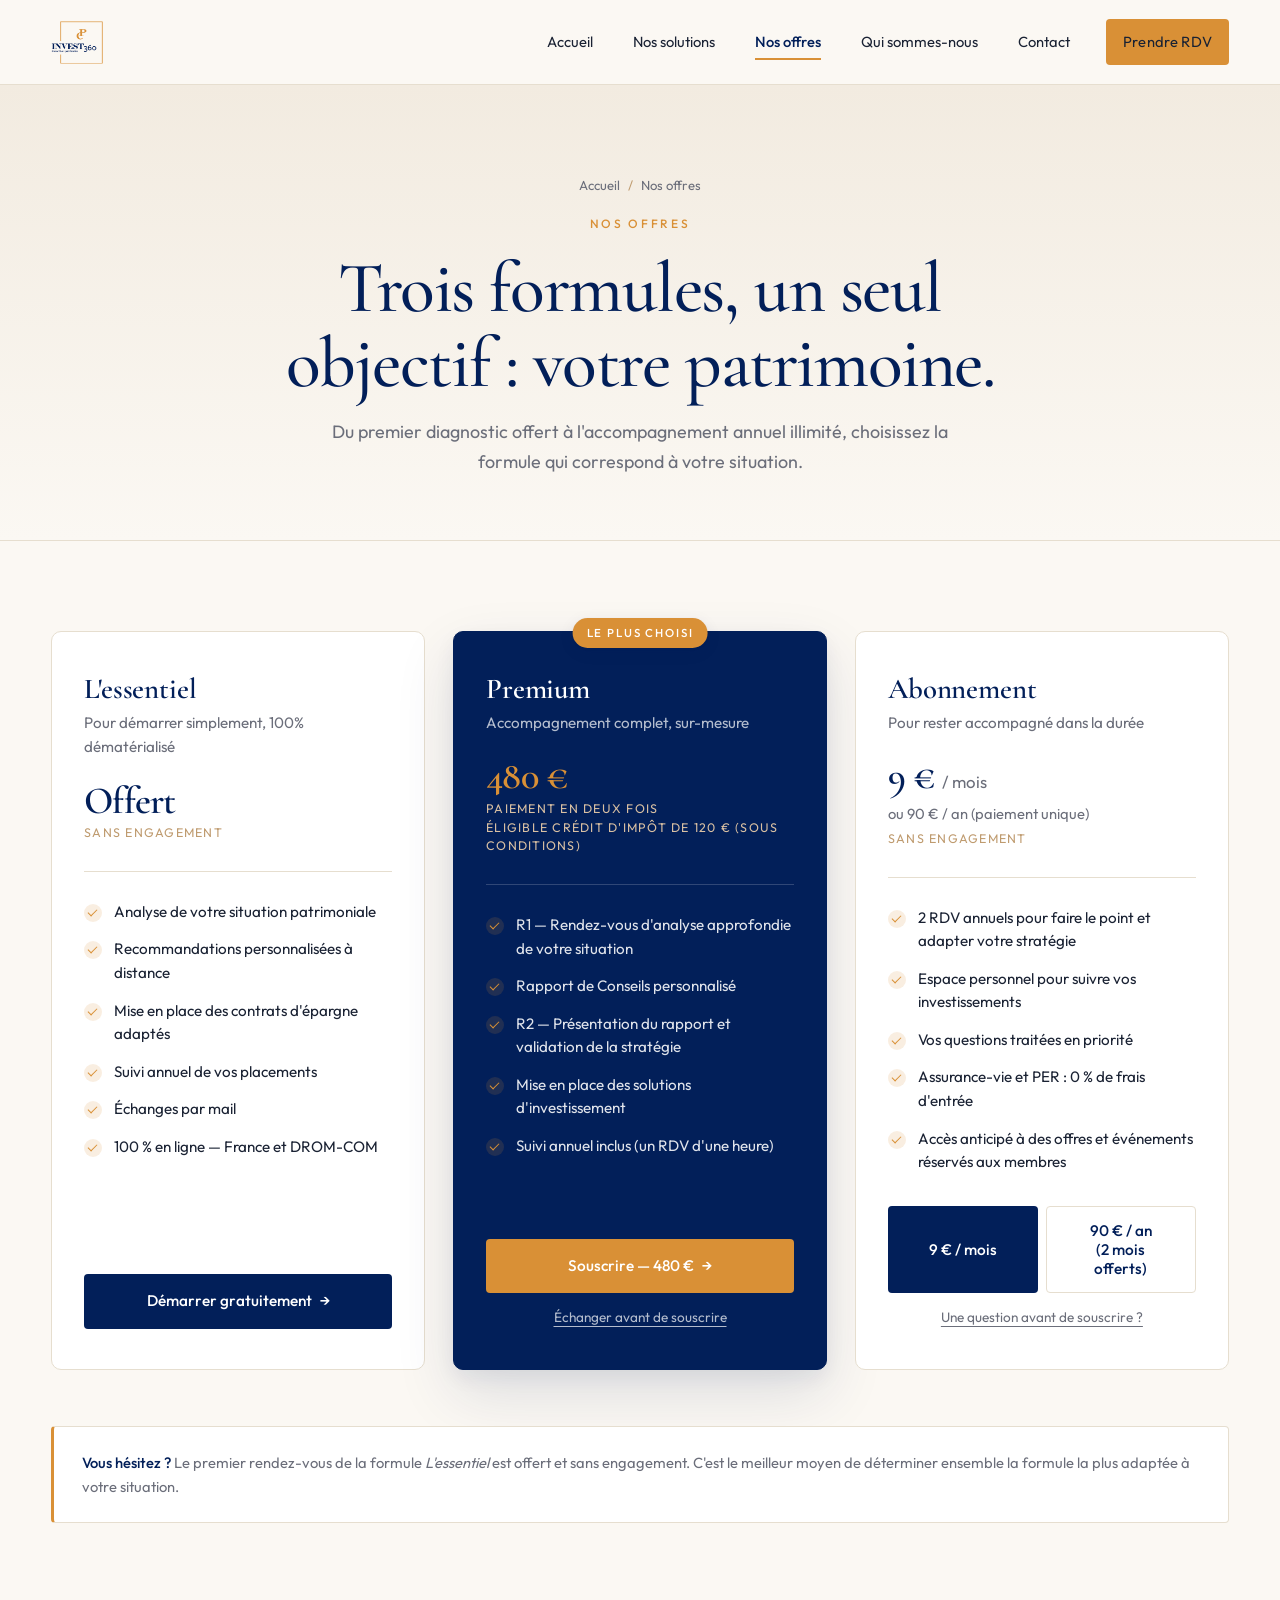
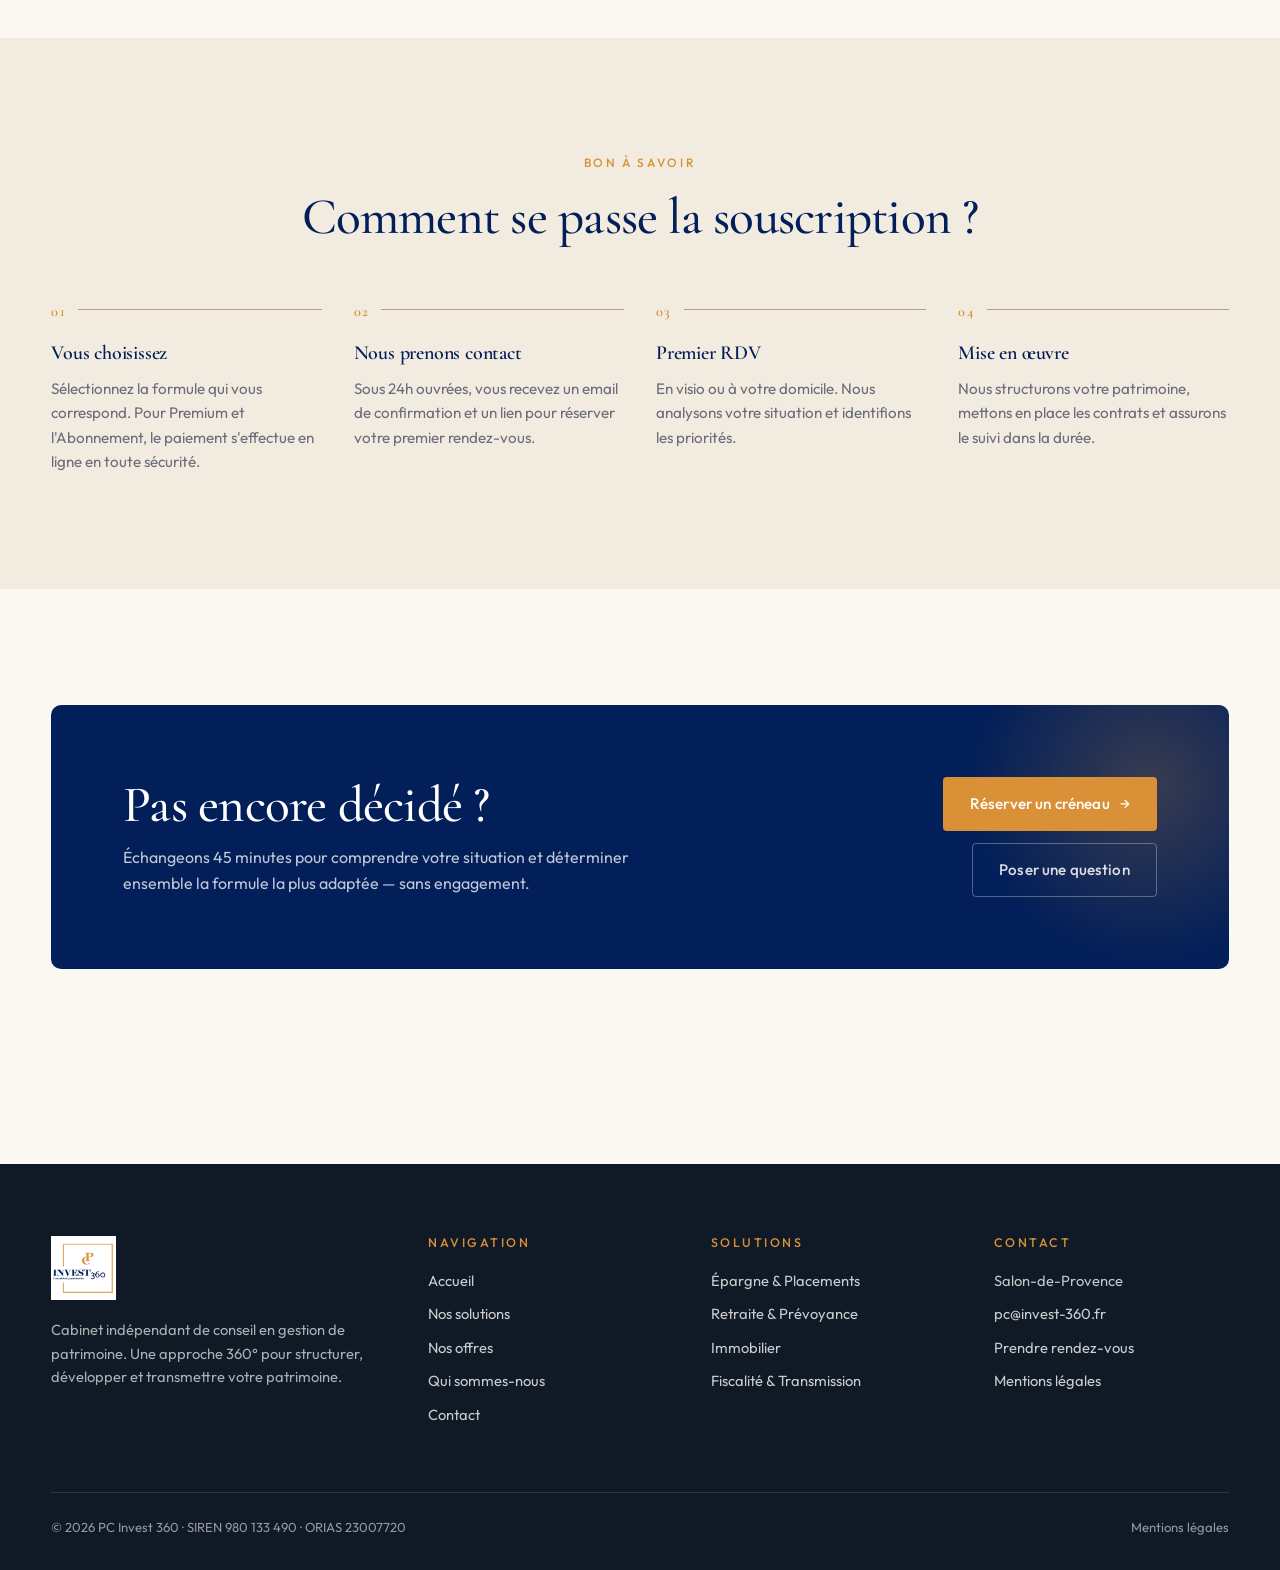
<file: project/offres.html>
<!DOCTYPE html>
<html lang="fr">
<head>
  <meta charset="UTF-8" />
  <meta name="viewport" content="width=device-width, initial-scale=1.0" />
  <title>Nos offres — PC Invest 360</title>
  <meta name="description" content="Trois formules d'accompagnement en gestion de patrimoine : L'essentiel (offert), Premium (480 €) et l'Abonnement (9 €/mois ou 90 €/an)." />
  <link rel="icon" href="assets/logo.png" type="image/png" />
  <link rel="preconnect" href="https://fonts.googleapis.com" />
  <link rel="preconnect" href="https://fonts.gstatic.com" crossorigin />
  <link href="https://fonts.googleapis.com/css2?family=Cormorant+Garamond:wght@400;500;600;700&family=Outfit:wght@300;400;500;600&display=swap" rel="stylesheet" />
  <link rel="stylesheet" href="assets/styles.css" />
</head>
<body class="offers-page">

  <!-- ====================== HEADER ====================== -->
  <header class="site-header" data-screen-label="header">
    <div class="container site-header__inner">
      <a href="index.html" class="brand" aria-label="Accueil PC Invest 360">
        <img src="assets/logo.png" alt="PC Invest 360" />
      </a>
      <button class="nav-toggle" aria-label="Menu" aria-expanded="false">
        <svg viewBox="0 0 24 24" fill="none" stroke="currentColor" stroke-width="1.8" stroke-linecap="round"><line x1="3" y1="7" x2="21" y2="7"/><line x1="3" y1="12" x2="21" y2="12"/><line x1="3" y1="17" x2="21" y2="17"/></svg>
      </button>
      <nav class="nav" aria-label="Navigation principale">
        <a href="index.html">Accueil</a>
        <a href="solutions.html">Nos solutions</a>
        <a href="offres.html">Nos offres</a>
        <a href="about.html">Qui sommes-nous</a>
        <a href="contact.html">Contact</a>
        <a href="contact.html" class="btn btn-gold nav-cta">Prendre RDV</a>
      </nav>
    </div>
  </header>

  <!-- ====================== PAGE HERO ====================== -->
  <section class="page-hero" data-screen-label="Offres - page hero">
    <div class="container">
      <div class="crumb">
        <a href="index.html">Accueil</a>
        <span class="crumb-sep">/</span>
        <span>Nos offres</span>
      </div>
      <span class="eyebrow">Nos offres</span>
      <h1 class="h-display">Trois formules, un seul objectif&nbsp;: votre patrimoine.</h1>
      <p class="lede">Du premier diagnostic offert à l'accompagnement annuel illimité, choisissez la formule qui correspond à votre situation.</p>
    </div>
  </section>

  <!-- ====================== OFFRES ====================== -->
  <section data-screen-label="Offres - tarifs" style="padding-top: clamp(56px, 7vw, 96px);">
    <div class="container">
      <div id="offers-root" class="tiers-grid">
        <!-- Cartes générées par main.js depuis data/offers.json -->
      </div>

      <div class="tiers-note" data-reveal>
        <strong>Vous hésitez ?</strong> Le premier rendez-vous de la formule <em>L'essentiel</em> est offert et sans engagement. C'est le meilleur moyen de déterminer ensemble la formule la plus adaptée à votre situation.
      </div>
    </div>
  </section>

  <!-- ====================== FAQ rapide ====================== -->
  <section style="background: var(--c-bg-2);" data-screen-label="Offres - infos pratiques">
    <div class="container">
      <div class="section-head" data-reveal>
        <span class="eyebrow">Bon à savoir</span>
        <h2 class="h-1">Comment se passe la souscription ?</h2>
      </div>
      <div class="steps">
        <div class="step" data-reveal>
          <h3>Vous choisissez</h3>
          <p>Sélectionnez la formule qui vous correspond. Pour Premium et l'Abonnement, le paiement s'effectue en ligne en toute sécurité.</p>
        </div>
        <div class="step" data-reveal>
          <h3>Nous prenons contact</h3>
          <p>Sous 24h ouvrées, vous recevez un email de confirmation et un lien pour réserver votre premier rendez-vous.</p>
        </div>
        <div class="step" data-reveal>
          <h3>Premier RDV</h3>
          <p>En visio ou à votre domicile. Nous analysons votre situation et identifions les priorités.</p>
        </div>
        <div class="step" data-reveal>
          <h3>Mise en œuvre</h3>
          <p>Nous structurons votre patrimoine, mettons en place les contrats et assurons le suivi dans la durée.</p>
        </div>
      </div>
    </div>
  </section>

  <!-- ====================== CTA BANNER ====================== -->
  <section data-screen-label="Offres - CTA final">
    <div class="container">
      <div class="cta-banner" data-reveal>
        <div>
          <h2 class="h-1">Pas encore décidé ?</h2>
          <p>Échangeons 45 minutes pour comprendre votre situation et déterminer ensemble la formule la plus adaptée — sans engagement.</p>
        </div>
        <div class="cta-banner__actions">
          <a href="https://cal.com/pcherriere/tel" target="_blank" rel="noopener" class="btn btn-on-dark btn-arrow">Réserver un créneau</a>
          <a href="contact.html" class="btn btn-ghost" style="border-color: rgba(255,255,255,0.3); color: rgba(255,255,255,0.85);">Poser une question</a>
        </div>
      </div>
    </div>
  </section>

  <!-- ====================== FOOTER ====================== -->
  <footer class="site-footer">
    <div class="container">
      <div class="footer-grid">
        <div class="footer-brand">
          <img src="assets/logo-blanc.png" alt="PC Invest 360" />
          <p>Cabinet indépendant de conseil en gestion de patrimoine. Une approche 360° pour structurer, développer et transmettre votre patrimoine.</p>
        </div>
        <div>
          <h4>Navigation</h4>
          <ul class="footer-list">
            <li><a href="index.html">Accueil</a></li>
            <li><a href="solutions.html">Nos solutions</a></li>
            <li><a href="offres.html">Nos offres</a></li>
            <li><a href="about.html">Qui sommes-nous</a></li>
            <li><a href="contact.html">Contact</a></li>
          </ul>
        </div>
        <div>
          <h4>Solutions</h4>
          <ul class="footer-list">
            <li><a href="solutions.html#epargne">Épargne & Placements</a></li>
            <li><a href="solutions.html#retraite">Retraite & Prévoyance</a></li>
            <li><a href="solutions.html#immobilier">Immobilier</a></li>
            <li><a href="solutions.html#fiscalite">Fiscalité & Transmission</a></li>
          </ul>
        </div>
        <div>
          <h4>Contact</h4>
          <ul class="footer-list">
            <li>Salon-de-Provence</li>
            <li><a href="mailto:pc@invest-360.fr">pc@invest-360.fr</a></li>
            <li><a href="https://cal.com/pcherriere/tel" target="_blank" rel="noopener">Prendre rendez-vous</a></li>
            <li><a href="mentions-legales.html">Mentions légales</a></li>
          </ul>
        </div>
      </div>
      <div class="footer-bar">
        <span>© <span data-year></span> PC Invest 360 · SIREN 980 133 490 · ORIAS 23007720</span>
        <span><a href="mentions-legales.html">Mentions légales</a></span>
      </div>
    </div>
  </footer>

  <script src="assets/main.js"></script>
</body>
</html>
</file>
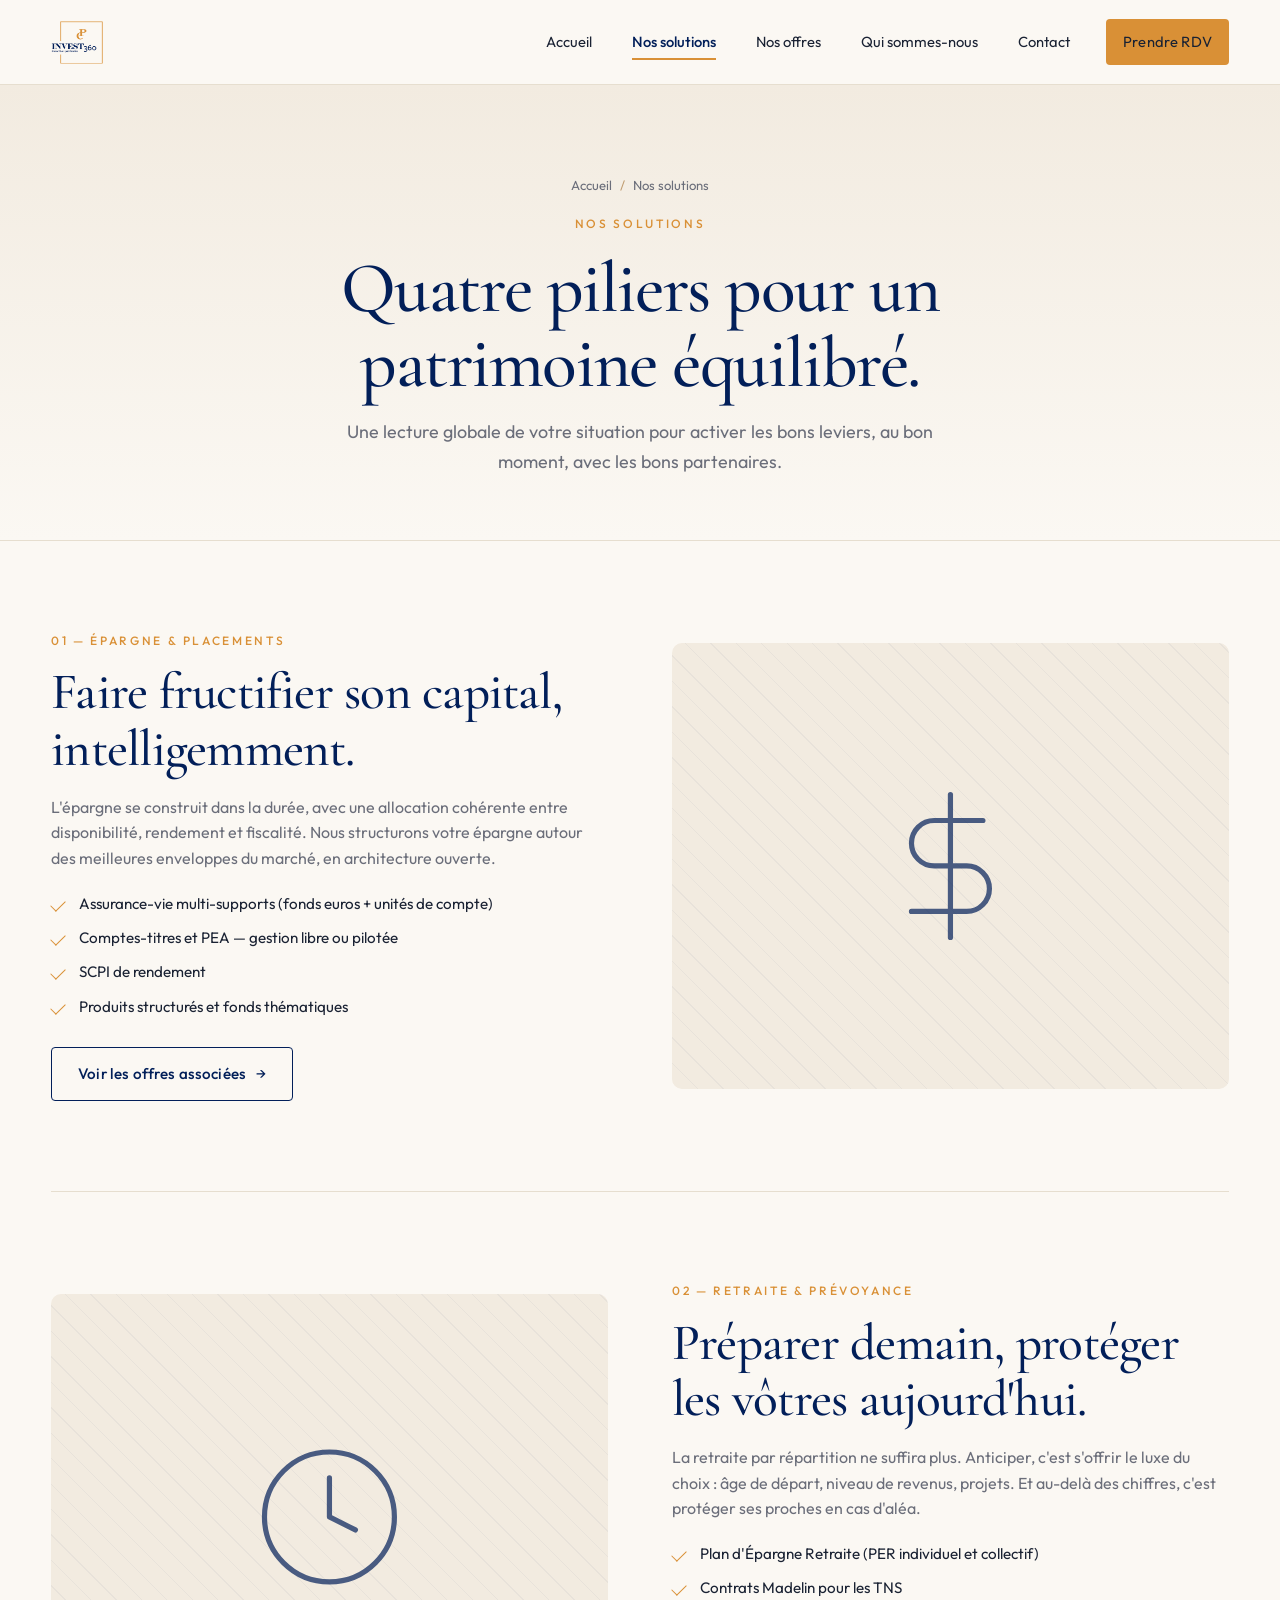
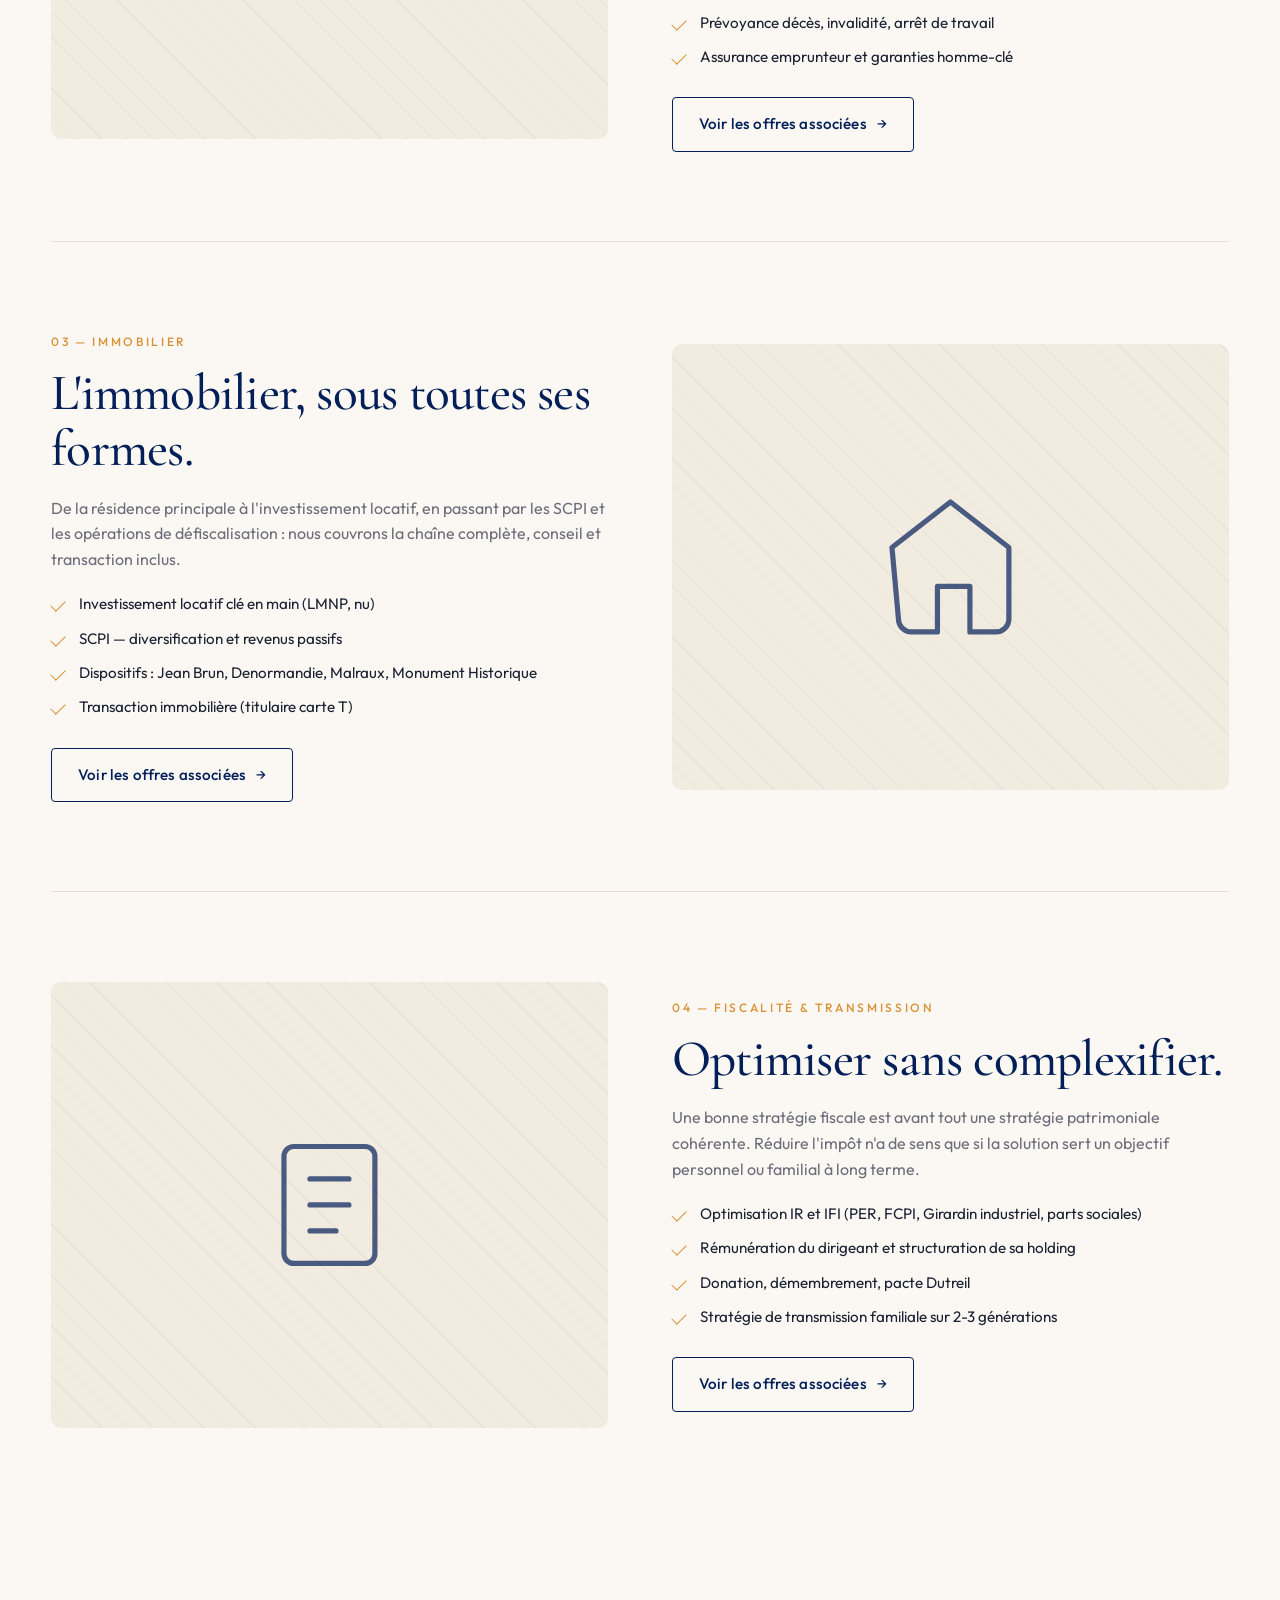
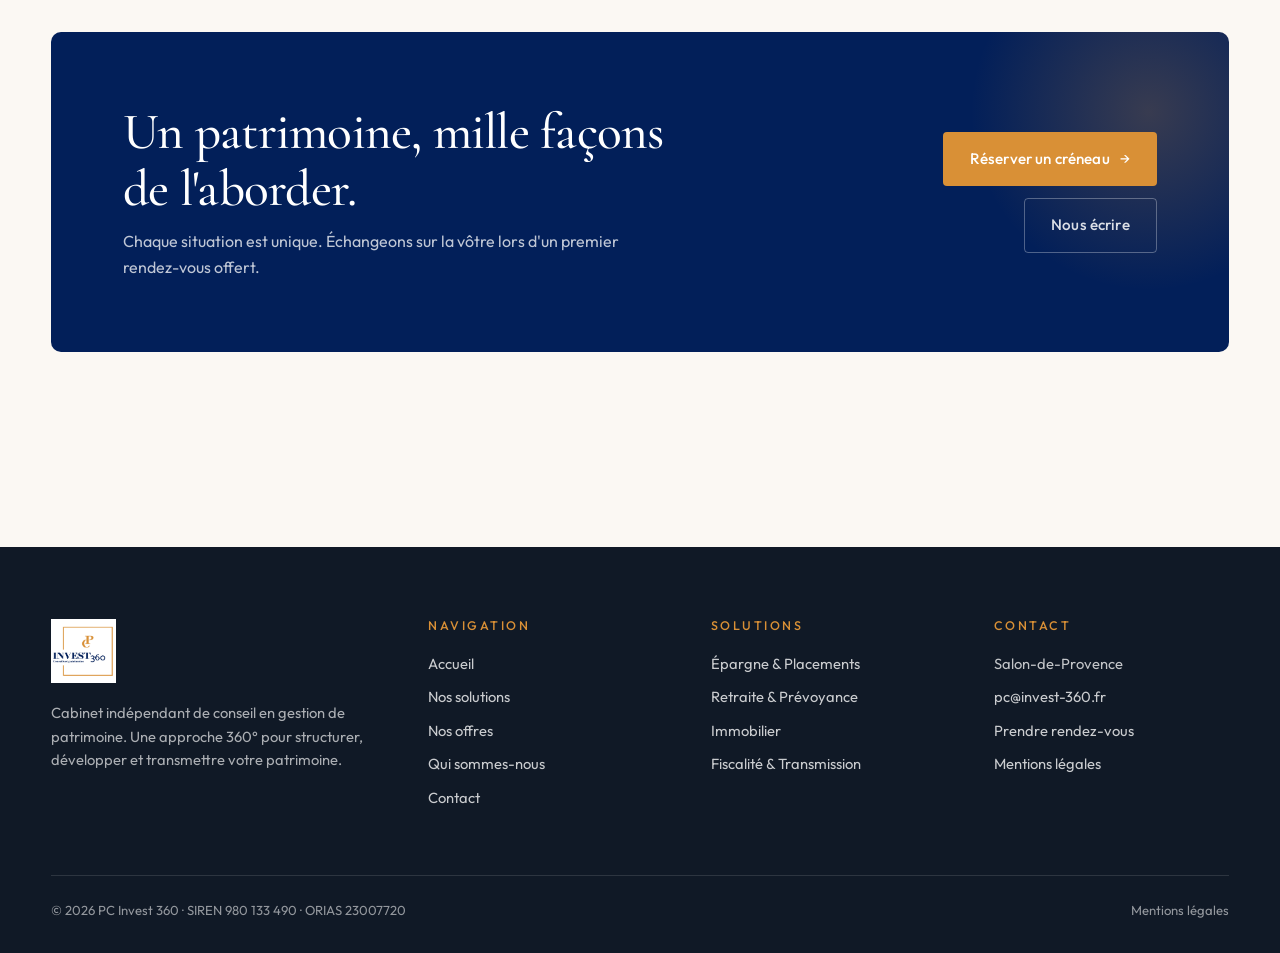
<file: project/solutions.html>
<!DOCTYPE html>
<html lang="fr">
<head>
  <meta charset="UTF-8" />
  <meta name="viewport" content="width=device-width, initial-scale=1.0" />
  <title>Nos solutions — PC Invest 360</title>
  <meta name="description" content="Quatre piliers pour un patrimoine équilibré : épargne, retraite, immobilier, fiscalité et transmission." />
  <link rel="icon" href="assets/logo.png" type="image/png" />
  <link rel="preconnect" href="https://fonts.googleapis.com" />
  <link rel="preconnect" href="https://fonts.gstatic.com" crossorigin />
  <link href="https://fonts.googleapis.com/css2?family=Cormorant+Garamond:wght@400;500;600;700&family=Outfit:wght@300;400;500;600&display=swap" rel="stylesheet" />
  <link rel="stylesheet" href="assets/styles.css" />
</head>
<body>

  <header class="site-header" data-screen-label="header">
    <div class="container site-header__inner">
      <a href="index.html" class="brand" aria-label="Accueil PC Invest 360"><img src="assets/logo.png" alt="PC Invest 360" /></a>
      <button class="nav-toggle" aria-label="Menu" aria-expanded="false"><svg viewBox="0 0 24 24" fill="none" stroke="currentColor" stroke-width="1.8" stroke-linecap="round"><line x1="3" y1="7" x2="21" y2="7"/><line x1="3" y1="12" x2="21" y2="12"/><line x1="3" y1="17" x2="21" y2="17"/></svg></button>
      <nav class="nav" aria-label="Navigation principale">
        <a href="index.html">Accueil</a>
        <a href="solutions.html">Nos solutions</a>
        <a href="offres.html">Nos offres</a>
        <a href="about.html">Qui sommes-nous</a>
        <a href="contact.html">Contact</a>
        <a href="contact.html" class="btn btn-gold nav-cta">Prendre RDV</a>
      </nav>
    </div>
  </header>

  <section class="page-hero" data-screen-label="Solutions hero">
    <div class="container">
      <div class="crumb"><a href="index.html">Accueil</a><span class="crumb-sep">/</span><span>Nos solutions</span></div>
      <span class="eyebrow">Nos solutions</span>
      <h1 class="h-display">Quatre piliers pour un patrimoine équilibré.</h1>
      <p class="lede">Une lecture globale de votre situation pour activer les bons leviers, au bon moment, avec les bons partenaires.</p>
    </div>
  </section>

  <section style="padding: 0;" data-screen-label="Solutions - détail">
    <div class="container">

      <!-- Pilier 1 : Épargne -->
      <article class="solution-block" id="epargne">
        <div class="solution-block__copy" data-reveal>
          <span class="eyebrow">01 — Épargne & Placements</span>
          <h2 class="h-1">Faire fructifier son capital, intelligemment.</h2>
          <p>L'épargne se construit dans la durée, avec une allocation cohérente entre disponibilité, rendement et fiscalité. Nous structurons votre épargne autour des meilleures enveloppes du marché, en architecture ouverte.</p>
          <ul>
            <li>Assurance-vie multi-supports (fonds euros + unités de compte)</li>
            <li>Comptes-titres et PEA — gestion libre ou pilotée</li>
            <li>SCPI de rendement</li>
            <li>Produits structurés et fonds thématiques</li>
          </ul>
          <a href="offres.html" class="btn btn-outline btn-arrow">Voir les offres associées</a>
        </div>
        <div class="solution-block__visual" data-reveal>
          <svg viewBox="0 0 24 24" fill="none" stroke="currentColor" stroke-width="0.8" stroke-linecap="round" stroke-linejoin="round" aria-hidden="true"><path d="M12 1v22"/><path d="M17 5H9.5a3.5 3.5 0 0 0 0 7h5a3.5 3.5 0 0 1 0 7H6"/></svg>
        </div>
      </article>

      <!-- Pilier 2 : Retraite -->
      <article class="solution-block reverse" id="retraite">
        <div class="solution-block__copy" data-reveal>
          <span class="eyebrow">02 — Retraite & Prévoyance</span>
          <h2 class="h-1">Préparer demain, protéger les vôtres aujourd'hui.</h2>
          <p>La retraite par répartition ne suffira plus. Anticiper, c'est s'offrir le luxe du choix : âge de départ, niveau de revenus, projets. Et au-delà des chiffres, c'est protéger ses proches en cas d'aléa.</p>
          <ul>
            <li>Plan d'Épargne Retraite (PER individuel et collectif)</li>
            <li>Contrats Madelin pour les TNS</li>
            <li>Prévoyance décès, invalidité, arrêt de travail</li>
            <li>Assurance emprunteur et garanties homme-clé</li>
          </ul>
          <a href="offres.html" class="btn btn-outline btn-arrow">Voir les offres associées</a>
        </div>
        <div class="solution-block__visual" data-reveal>
          <svg viewBox="0 0 24 24" fill="none" stroke="currentColor" stroke-width="0.8" stroke-linecap="round" stroke-linejoin="round" aria-hidden="true"><circle cx="12" cy="12" r="10"/><polyline points="12 6 12 12 16 14"/></svg>
        </div>
      </article>

      <!-- Pilier 3 : Immobilier -->
      <article class="solution-block" id="immobilier">
        <div class="solution-block__copy" data-reveal>
          <span class="eyebrow">03 — Immobilier</span>
          <h2 class="h-1">L'immobilier, sous toutes ses formes.</h2>
          <p>De la résidence principale à l'investissement locatif, en passant par les SCPI et les opérations de défiscalisation : nous couvrons la chaîne complète, conseil et transaction inclus.</p>
          <ul>
            <li>Investissement locatif clé en main (LMNP, nu)</li>
            <li>SCPI — diversification et revenus passifs</li>
            <li>Dispositifs : Jean Brun, Denormandie, Malraux, Monument Historique</li>
            <li>Transaction immobilière (titulaire carte T)</li>
          </ul>
          <a href="offres.html" class="btn btn-outline btn-arrow">Voir les offres associées</a>
        </div>
        <div class="solution-block__visual" data-reveal>
          <svg viewBox="0 0 24 24" fill="none" stroke="currentColor" stroke-width="0.8" stroke-linecap="round" stroke-linejoin="round" aria-hidden="true"><path d="m3 9 9-7 9 7v11a2 2 0 0 1-2 2h-4v-7H10v7H6a2 2 0 0 1-2-2z"/></svg>
        </div>
      </article>

      <!-- Pilier 4 : Fiscalité -->
      <article class="solution-block reverse" id="fiscalite">
        <div class="solution-block__copy" data-reveal>
          <span class="eyebrow">04 — Fiscalité & Transmission</span>
          <h2 class="h-1">Optimiser sans complexifier.</h2>
          <p>Une bonne stratégie fiscale est avant tout une stratégie patrimoniale cohérente. Réduire l'impôt n'a de sens que si la solution sert un objectif personnel ou familial à long terme.</p>
          <ul>
            <li>Optimisation IR et IFI (PER, FCPI, Girardin industriel, parts sociales)</li>
            <li>Rémunération du dirigeant et structuration de sa holding</li>
            <li>Donation, démembrement, pacte Dutreil</li>
            <li>Stratégie de transmission familiale sur 2-3 générations</li>
          </ul>
          <a href="offres.html" class="btn btn-outline btn-arrow">Voir les offres associées</a>
        </div>
        <div class="solution-block__visual" data-reveal>
          <svg viewBox="0 0 24 24" fill="none" stroke="currentColor" stroke-width="0.8" stroke-linecap="round" stroke-linejoin="round" aria-hidden="true"><rect x="5" y="3" width="14" height="18" rx="1.5"/><line x1="9" y1="8" x2="15" y2="8"/><line x1="9" y1="12" x2="15" y2="12"/><line x1="9" y1="16" x2="13" y2="16"/></svg>
        </div>
      </article>

    </div>
  </section>

  <!-- CTA -->
  <section data-screen-label="Solutions CTA">
    <div class="container">
      <div class="cta-banner" data-reveal>
        <div>
          <h2 class="h-1">Un patrimoine, mille façons de l'aborder.</h2>
          <p>Chaque situation est unique. Échangeons sur la vôtre lors d'un premier rendez-vous offert.</p>
        </div>
        <div class="cta-banner__actions">
          <a href="https://cal.com/pcherriere/tel" target="_blank" rel="noopener" class="btn btn-on-dark btn-arrow">Réserver un créneau</a>
          <a href="contact.html" class="btn btn-ghost" style="border-color: rgba(255,255,255,0.3); color: rgba(255,255,255,0.85);">Nous écrire</a>
        </div>
      </div>
    </div>
  </section>

  <footer class="site-footer">
    <div class="container">
      <div class="footer-grid">
        <div class="footer-brand">
          <img src="assets/logo-blanc.png" alt="PC Invest 360" />
          <p>Cabinet indépendant de conseil en gestion de patrimoine. Une approche 360° pour structurer, développer et transmettre votre patrimoine.</p>
        </div>
        <div><h4>Navigation</h4><ul class="footer-list">
          <li><a href="index.html">Accueil</a></li>
          <li><a href="solutions.html">Nos solutions</a></li>
          <li><a href="offres.html">Nos offres</a></li>
          <li><a href="about.html">Qui sommes-nous</a></li>
          <li><a href="contact.html">Contact</a></li>
        </ul></div>
        <div><h4>Solutions</h4><ul class="footer-list">
          <li><a href="solutions.html#epargne">Épargne & Placements</a></li>
          <li><a href="solutions.html#retraite">Retraite & Prévoyance</a></li>
          <li><a href="solutions.html#immobilier">Immobilier</a></li>
          <li><a href="solutions.html#fiscalite">Fiscalité & Transmission</a></li>
        </ul></div>
        <div><h4>Contact</h4><ul class="footer-list">
          <li>Salon-de-Provence</li>
          <li><a href="mailto:pc@invest-360.fr">pc@invest-360.fr</a></li>
          <li><a href="https://cal.com/pcherriere/tel" target="_blank" rel="noopener">Prendre rendez-vous</a></li>
          <li><a href="mentions-legales.html">Mentions légales</a></li>
        </ul></div>
      </div>
      <div class="footer-bar">
        <span>© <span data-year></span> PC Invest 360 · SIREN 980 133 490 · ORIAS 23007720</span>
        <span><a href="mentions-legales.html">Mentions légales</a></span>
      </div>
    </div>
  </footer>

  <script src="assets/main.js"></script>
</body>
</html>
</file>
<file: project/assets/styles.css>
/* ==========================================================================
   PC INVEST 360 — Styles
   ========================================================================== */

:root {
  /* Brand colors (charte graphique) */
  --c-ink:        #101926;   /* Bleu nuit */
  --c-navy:       #021F59;   /* Bleu marine principal */
  --c-navy-2:     #0a2e6e;   /* Hover / secondary */
  --c-gold:       #D99036;   /* Ocre / or */
  --c-gold-2:     #c07a1f;   /* Hover gold */
  --c-tan:        #BF9B6F;   /* Beige doré */
  --c-cream:      #D9C0A3;   /* Beige clair */

  /* Neutrals (tinted) */
  --c-bg:         #FBF8F3;   /* Crème de fond */
  --c-bg-2:       #F2EBE0;   /* Crème un peu plus marquée */
  --c-line:       #E6DECF;   /* Lignes / séparateurs */
  --c-muted:      #6B6E7A;   /* Texte secondaire */
  --c-text:       #1A2233;   /* Texte principal */
  --c-white:      #FFFFFF;

  /* Type */
  --f-serif:  "Cormorant Garamond", "Times New Roman", serif;
  --f-sans:   "Outfit", -apple-system, BlinkMacSystemFont, "Segoe UI", sans-serif;

  /* Sizing */
  --max-w: 1280px;
  --pad-x: clamp(20px, 4vw, 56px);
  --radius: 4px;
  --radius-lg: 10px;

  /* Shadows */
  --shadow-sm: 0 1px 2px rgba(2, 31, 89, 0.05), 0 1px 1px rgba(2, 31, 89, 0.03);
  --shadow:    0 4px 16px rgba(2, 31, 89, 0.08), 0 1px 3px rgba(2, 31, 89, 0.04);
  --shadow-lg: 0 24px 60px rgba(2, 31, 89, 0.12), 0 8px 20px rgba(2, 31, 89, 0.06);

  /* Transitions */
  --t-fast: 150ms cubic-bezier(.4, 0, .2, 1);
  --t: 240ms cubic-bezier(.4, 0, .2, 1);
}

/* Reset --------------------------------------------------------------------- */
*, *::before, *::after { box-sizing: border-box; }
html { -webkit-text-size-adjust: 100%; scroll-behavior: smooth; }
body {
  margin: 0;
  font-family: var(--f-sans);
  font-size: 16px;
  line-height: 1.6;
  color: var(--c-text);
  background: var(--c-bg);
  -webkit-font-smoothing: antialiased;
  -moz-osx-font-smoothing: grayscale;
  text-rendering: optimizeLegibility;
}
img { max-width: 100%; display: block; }
a { color: inherit; text-decoration: none; }
button { font-family: inherit; cursor: pointer; border: 0; background: none; }
h1, h2, h3, h4, h5 { margin: 0; font-family: var(--f-serif); font-weight: 600; line-height: 1.15; color: var(--c-navy); letter-spacing: -0.01em; }
p { margin: 0; }
ul { margin: 0; padding: 0; list-style: none; }

/* Type scale */
.h-display { font-size: clamp(2.5rem, 5.6vw, 4.75rem); font-weight: 500; letter-spacing: -0.02em; line-height: 1.05; }
.h-1       { font-size: clamp(2rem, 4vw, 3.25rem); font-weight: 500; letter-spacing: -0.015em; line-height: 1.1; }
.h-2       { font-size: clamp(1.6rem, 2.6vw, 2.25rem); font-weight: 500; letter-spacing: -0.01em; }
.h-3       { font-size: clamp(1.25rem, 1.8vw, 1.5rem); font-weight: 600; }
.eyebrow   { font-family: var(--f-sans); font-size: 0.75rem; font-weight: 500; letter-spacing: 0.22em; text-transform: uppercase; color: var(--c-gold); }
.lede      { font-size: clamp(1.05rem, 1.4vw, 1.2rem); color: var(--c-muted); line-height: 1.65; }

/* Layout -------------------------------------------------------------------- */
.container { max-width: var(--max-w); margin: 0 auto; padding-left: var(--pad-x); padding-right: var(--pad-x); }
.container-narrow { max-width: 880px; margin: 0 auto; padding-left: var(--pad-x); padding-right: var(--pad-x); }
section { padding: clamp(64px, 9vw, 120px) 0; }
.section-tight { padding: clamp(48px, 6vw, 80px) 0; }

/* Buttons ------------------------------------------------------------------- */
.btn {
  display: inline-flex;
  align-items: center;
  justify-content: center;
  gap: 10px;
  padding: 14px 26px;
  font-family: var(--f-sans);
  font-size: 0.95rem;
  font-weight: 500;
  letter-spacing: 0.01em;
  border-radius: var(--radius);
  transition: all var(--t);
  white-space: nowrap;
  cursor: pointer;
  border: 1.5px solid transparent;
  text-align: center;
}
.btn-primary { background: var(--c-navy); color: var(--c-white); }
.btn-primary:hover { background: var(--c-navy-2); transform: translateY(-1px); box-shadow: var(--shadow); }
.btn-gold { background: var(--c-gold); color: var(--c-white); }
.btn-gold:hover { background: var(--c-gold-2); transform: translateY(-1px); box-shadow: var(--shadow); }
.btn-outline { background: transparent; color: var(--c-navy); border-color: var(--c-navy); }
.btn-outline:hover { background: var(--c-navy); color: var(--c-white); }
.btn-ghost { background: transparent; color: var(--c-navy); border-color: var(--c-line); }
.btn-ghost:hover { border-color: var(--c-navy); background: var(--c-white); }
.btn-on-dark { background: var(--c-gold); color: var(--c-white); }
.btn-on-dark:hover { background: var(--c-gold-2); transform: translateY(-1px); }
.btn-arrow::after { content: "→"; transition: transform var(--t); font-weight: 400; }
.btn-arrow:hover::after { transform: translateX(4px); }

/* Header / Nav -------------------------------------------------------------- */
.site-header {
  position: sticky;
  top: 0;
  z-index: 50;
  background: rgba(251, 248, 243, 0.92);
  backdrop-filter: saturate(140%) blur(10px);
  -webkit-backdrop-filter: saturate(140%) blur(10px);
  border-bottom: 1px solid var(--c-line);
}
.site-header__inner {
  display: flex;
  align-items: center;
  justify-content: space-between;
  height: 84px;
  gap: 24px;
}
.brand { display: flex; align-items: center; gap: 14px; }
.brand img { height: 56px; width: auto; }
.brand-text {
  display: flex; flex-direction: column; line-height: 1;
  font-family: var(--f-serif); color: var(--c-navy);
}
.brand-text strong { font-weight: 600; font-size: 1.2rem; letter-spacing: 0.04em; }
.brand-text span { font-family: var(--f-sans); font-size: 0.68rem; letter-spacing: 0.18em; text-transform: uppercase; color: var(--c-tan); margin-top: 4px; }
.nav { display: flex; align-items: center; gap: 8px; }
.nav a {
  padding: 10px 16px;
  font-size: 0.92rem;
  font-weight: 400;
  color: var(--c-text);
  border-radius: var(--radius);
  transition: color var(--t-fast);
  position: relative;
}
.nav a:hover { color: var(--c-navy); }
.nav a.is-active { color: var(--c-navy); font-weight: 500; }
.nav a.is-active::after {
  content: ""; position: absolute; left: 16px; right: 16px; bottom: 4px;
  height: 1.5px; background: var(--c-gold);
}
.nav-cta { margin-left: 12px; }

.nav-toggle {
  display: none;
  width: 44px; height: 44px;
  align-items: center; justify-content: center;
  color: var(--c-navy);
}
.nav-toggle svg { width: 24px; height: 24px; }

@media (max-width: 960px) {
  .nav-toggle { display: inline-flex; }
  .nav {
    position: fixed;
    inset: 84px 0 0 0;
    background: var(--c-bg);
    flex-direction: column;
    align-items: stretch;
    padding: 24px var(--pad-x);
    gap: 4px;
    transform: translateY(-110%);
    transition: transform var(--t);
    border-bottom: 1px solid var(--c-line);
    overflow-y: auto;
  }
  .nav.is-open { transform: translateY(0); }
  .nav a { padding: 14px 0; border-bottom: 1px solid var(--c-line); }
  .nav a.is-active::after { display: none; }
  .nav-cta { margin: 16px 0 0; padding: 14px 26px !important; }
}

/* Footer -------------------------------------------------------------------- */
.site-footer {
  background: var(--c-ink);
  color: rgba(255, 255, 255, 0.75);
  padding: 72px 0 32px;
  margin-top: 80px;
}
.site-footer h4 {
  font-family: var(--f-sans);
  font-size: 0.78rem;
  letter-spacing: 0.2em;
  text-transform: uppercase;
  color: var(--c-gold);
  font-weight: 500;
  margin-bottom: 18px;
}
.footer-grid {
  display: grid;
  grid-template-columns: 1.4fr 1fr 1fr 1fr;
  gap: 48px;
}
@media (max-width: 880px) {
  .footer-grid { grid-template-columns: 1fr 1fr; gap: 40px 24px; }
}
@media (max-width: 480px) {
  .footer-grid { grid-template-columns: 1fr; }
}
.footer-brand img { height: 64px; width: auto; margin-bottom: 18px; }
.footer-brand p { color: rgba(255, 255, 255, 0.65); font-size: 0.92rem; line-height: 1.6; max-width: 320px; }
.footer-list li { margin-bottom: 10px; font-size: 0.92rem; }
.footer-list a { color: rgba(255, 255, 255, 0.78); transition: color var(--t-fast); }
.footer-list a:hover { color: var(--c-gold); }
.footer-bar {
  border-top: 1px solid rgba(255, 255, 255, 0.12);
  margin-top: 56px; padding-top: 24px;
  display: flex; justify-content: space-between; flex-wrap: wrap; gap: 16px;
  font-size: 0.82rem;
  color: rgba(255, 255, 255, 0.55);
}
.footer-bar a:hover { color: var(--c-gold); }

/* Hero ---------------------------------------------------------------------- */
.hero {
  position: relative;
  padding: clamp(72px, 9vw, 140px) 0 clamp(64px, 8vw, 120px);
  overflow: hidden;
}
.hero::before {
  content: "";
  position: absolute; inset: 0;
  background:
    radial-gradient(ellipse at 80% 10%, rgba(217, 144, 54, 0.10), transparent 50%),
    radial-gradient(ellipse at 10% 90%, rgba(2, 31, 89, 0.06), transparent 50%);
  pointer-events: none;
}
.hero__grid {
  display: grid;
  grid-template-columns: 1.05fr 1fr;
  gap: clamp(40px, 6vw, 80px);
  align-items: center;
  position: relative;
}
@media (max-width: 880px) {
  .hero__grid { grid-template-columns: 1fr; }
}
.hero__copy { max-width: 620px; }
.hero__copy .eyebrow { margin-bottom: 22px; display: block; }
.hero__copy h1 { margin-bottom: 22px; }
.hero__copy .lede { margin-bottom: 36px; max-width: 540px; }
.hero__ctas { display: flex; flex-wrap: wrap; gap: 14px; }
.hero__meta {
  display: flex; gap: 32px; margin-top: 48px; padding-top: 32px;
  border-top: 1px solid var(--c-line); flex-wrap: wrap;
}
.hero__meta-item { display: flex; flex-direction: column; gap: 4px; }
.hero__meta-item .num { font-family: var(--f-serif); font-size: 2rem; font-weight: 500; color: var(--c-navy); line-height: 1; }
.hero__meta-item .lbl { font-size: 0.78rem; color: var(--c-muted); letter-spacing: 0.05em; text-transform: uppercase; }

.hero__visual {
  position: relative;
  aspect-ratio: 4 / 5;
  border-radius: var(--radius-lg);
  overflow: hidden;
  background: var(--c-bg-2);
}
.hero__visual::before {
  content: "";
  position: absolute; inset: 0;
  background: linear-gradient(180deg, transparent 50%, rgba(16, 25, 38, 0.35));
  z-index: 1;
}
.hero__visual img { width: 100%; height: 100%; object-fit: cover; }
.hero__badge {
  position: absolute;
  bottom: 24px; left: 24px;
  z-index: 2;
  background: rgba(255, 255, 255, 0.95);
  border-radius: var(--radius);
  padding: 14px 18px;
  display: flex; align-items: center; gap: 12px;
  box-shadow: var(--shadow);
  max-width: 80%;
}
.hero__badge-dot { width: 10px; height: 10px; border-radius: 50%; background: var(--c-gold); flex-shrink: 0; box-shadow: 0 0 0 4px rgba(217, 144, 54, 0.18); }
.hero__badge span { font-size: 0.85rem; color: var(--c-text); }

/* Frame decoration */
.frame-deco {
  position: absolute;
  inset: -22px -22px auto auto;
  width: 60%;
  height: 60%;
  border: 1.5px solid var(--c-gold);
  border-radius: var(--radius-lg);
  z-index: -1;
}
.frame-deco--bottom { inset: auto auto -22px -22px; }

/* Section header ------------------------------------------------------------ */
.section-head { max-width: 720px; margin: 0 auto 64px; text-align: center; }
.section-head--left { text-align: left; margin-left: 0; }
.section-head .eyebrow { display: block; margin-bottom: 16px; }
.section-head h2 { margin-bottom: 18px; }
.section-head p { color: var(--c-muted); font-size: 1.05rem; }

/* Solutions grid (4 piliers) ----------------------------------------------- */
.pillars {
  display: grid;
  grid-template-columns: repeat(4, 1fr);
  gap: 24px;
}
@media (max-width: 980px) { .pillars { grid-template-columns: repeat(2, 1fr); } }
@media (max-width: 540px) { .pillars { grid-template-columns: 1fr; } }
.pillar {
  background: var(--c-white);
  border: 1px solid var(--c-line);
  border-radius: var(--radius-lg);
  padding: 32px 28px;
  display: flex;
  flex-direction: column;
  gap: 16px;
  transition: all var(--t);
  position: relative;
  overflow: hidden;
}
.pillar:hover { transform: translateY(-4px); border-color: var(--c-gold); box-shadow: var(--shadow); }
.pillar::after {
  content: ""; position: absolute; left: 0; top: 0; height: 3px; width: 0;
  background: var(--c-gold); transition: width var(--t);
}
.pillar:hover::after { width: 100%; }
.pillar__icon {
  width: 52px; height: 52px;
  border-radius: var(--radius);
  background: var(--c-bg-2);
  display: flex; align-items: center; justify-content: center;
  color: var(--c-navy);
}
.pillar__icon svg { width: 26px; height: 26px; }
.pillar h3 { color: var(--c-navy); font-family: var(--f-serif); font-size: 1.4rem; font-weight: 600; }
.pillar p { color: var(--c-muted); font-size: 0.95rem; line-height: 1.6; }
.pillar__link {
  margin-top: auto; padding-top: 12px;
  font-size: 0.88rem; font-weight: 500; color: var(--c-navy);
  display: inline-flex; align-items: center; gap: 6px;
}
.pillar__link::after { content: "→"; transition: transform var(--t); }
.pillar:hover .pillar__link::after { transform: translateX(4px); }

/* Approach (process) -------------------------------------------------------- */
.approach { background: var(--c-bg-2); }
.steps {
  display: grid;
  grid-template-columns: repeat(4, 1fr);
  gap: 32px;
  counter-reset: step;
}
@media (max-width: 880px) { .steps { grid-template-columns: 1fr 1fr; gap: 24px; } }
@media (max-width: 520px) { .steps { grid-template-columns: 1fr; } }
.step {
  padding-top: 32px;
  border-top: 1.5px solid var(--c-tan);
  position: relative;
}
.step::before {
  counter-increment: step;
  content: counter(step, decimal-leading-zero);
  position: absolute;
  top: -10px; left: 0;
  background: var(--c-bg-2);
  padding-right: 12px;
  font-family: var(--f-serif);
  font-size: 0.9rem;
  font-weight: 600;
  color: var(--c-gold);
  letter-spacing: 0.1em;
}
.step h3 { font-size: 1.25rem; margin-bottom: 12px; }
.step p { color: var(--c-muted); font-size: 0.95rem; }

/* CTA banner ---------------------------------------------------------------- */
.cta-banner {
  background: var(--c-navy);
  color: var(--c-white);
  border-radius: var(--radius-lg);
  padding: clamp(40px, 6vw, 72px);
  display: grid;
  grid-template-columns: 1.6fr 1fr;
  gap: 40px;
  align-items: center;
  position: relative;
  overflow: hidden;
}
.cta-banner::before {
  content: ""; position: absolute; right: -100px; top: -100px;
  width: 360px; height: 360px; border-radius: 50%;
  background: radial-gradient(circle, rgba(217, 144, 54, 0.25), transparent 70%);
}
.cta-banner h2 { color: var(--c-white); margin-bottom: 12px; max-width: 580px; position: relative; }
.cta-banner p { color: rgba(255, 255, 255, 0.75); max-width: 540px; position: relative; }
.cta-banner__actions { display: flex; flex-direction: column; gap: 12px; align-items: flex-end; position: relative; }
@media (max-width: 768px) {
  .cta-banner { grid-template-columns: 1fr; padding: 36px 28px; }
  .cta-banner__actions { align-items: stretch; }
}

/* Trust strip (certifications) --------------------------------------------- */
.trust-strip {
  background: var(--c-white);
  border-top: 1px solid var(--c-line);
  border-bottom: 1px solid var(--c-line);
}
.trust-strip__inner {
  display: flex; align-items: center; justify-content: center; gap: clamp(20px, 5vw, 60px);
  flex-wrap: wrap;
  padding: 28px 0;
}
.trust-item { display: flex; flex-direction: column; align-items: center; gap: 4px; min-width: 120px; }
.trust-item .label { font-size: 0.7rem; letter-spacing: 0.18em; text-transform: uppercase; color: var(--c-tan); }
.trust-item .value { font-family: var(--f-serif); font-size: 1.1rem; color: var(--c-navy); font-weight: 600; }

/* ==========================================================================
   OFFRES — Pricing tiers
   ========================================================================== */
.tiers-grid {
  display: grid;
  grid-template-columns: repeat(3, 1fr);
  gap: 28px;
  align-items: stretch;
}
@media (max-width: 1000px) { .tiers-grid { grid-template-columns: 1fr; max-width: 520px; margin: 0 auto; } }

.tier-card {
  position: relative;
  background: var(--c-white);
  border: 1px solid var(--c-line);
  border-radius: var(--radius-lg);
  padding: 40px 32px;
  display: flex;
  flex-direction: column;
  gap: 28px;
  transition: all var(--t);
}
.tier-card:hover { border-color: var(--c-tan); box-shadow: var(--shadow); }

/* Featured */
.tier-card--featured {
  background: var(--c-navy);
  color: var(--c-white);
  border-color: var(--c-navy);
  box-shadow: var(--shadow-lg);
  transform: translateY(-8px);
}
.tier-card--featured:hover { border-color: var(--c-gold); transform: translateY(-10px); }
@media (max-width: 1000px) { .tier-card--featured { transform: none; } .tier-card--featured:hover { transform: none; } }

.tier-card__badge {
  position: absolute;
  top: -14px; left: 50%;
  transform: translateX(-50%);
  background: var(--c-gold);
  color: var(--c-white);
  font-size: 0.72rem;
  font-weight: 500;
  letter-spacing: 0.16em;
  text-transform: uppercase;
  padding: 6px 14px;
  border-radius: 999px;
  white-space: nowrap;
  box-shadow: var(--shadow);
}

.tier-card__head {
  padding-bottom: 28px;
  border-bottom: 1px solid var(--c-line);
}
.tier-card--featured .tier-card__head { border-bottom-color: rgba(255, 255, 255, 0.18); }

.tier-card__name {
  font-family: var(--f-serif);
  font-size: 1.8rem;
  font-weight: 600;
  color: var(--c-navy);
  letter-spacing: -0.005em;
}
.tier-card--featured .tier-card__name { color: var(--c-white); }

.tier-card__tagline {
  margin-top: 6px;
  color: var(--c-muted);
  font-size: 0.95rem;
}
.tier-card--featured .tier-card__tagline { color: rgba(255, 255, 255, 0.7); }

.tier-card__price {
  margin-top: 22px;
  display: flex;
  align-items: baseline;
  gap: 6px;
}
.tier-card__price-main {
  font-family: var(--f-serif);
  font-size: clamp(2.4rem, 3vw, 2.8rem);
  font-weight: 600;
  color: var(--c-navy);
  line-height: 1;
  letter-spacing: -0.02em;
}
.tier-card--featured .tier-card__price-main { color: var(--c-gold); }

.tier-card__price-unit {
  font-size: 1.05rem;
  color: var(--c-muted);
  font-weight: 400;
}
.tier-card--featured .tier-card__price-unit { color: rgba(255, 255, 255, 0.75); }

.tier-card__price-alt {
  margin-top: 6px;
  font-size: 0.92rem;
  color: var(--c-muted);
}
.tier-card--featured .tier-card__price-alt { color: rgba(255, 255, 255, 0.7); }

.tier-card__price-note {
  margin-top: 4px;
  font-size: 0.78rem;
  letter-spacing: 0.1em;
  text-transform: uppercase;
  color: var(--c-tan);
  line-height: 1.5;
}
.tier-card--featured .tier-card__price-note { color: var(--c-cream); }

.tier-card__dual a { line-height: 1.25; text-align: center; }
.tier-card__dual a br + * { font-size: 0.72em; opacity: 0.85; }

.tier-card__features {
  display: flex;
  flex-direction: column;
  gap: 14px;
  flex: 1;
}
.tier-card__features li {
  position: relative;
  padding-left: 30px;
  font-size: 0.95rem;
  line-height: 1.55;
  color: var(--c-text);
}
.tier-card--featured .tier-card__features li { color: rgba(255, 255, 255, 0.88); }
.tier-card__features li::before {
  content: "";
  position: absolute;
  left: 0; top: 4px;
  width: 18px; height: 18px;
  border-radius: 50%;
  background: rgba(217, 144, 54, 0.15);
}
.tier-card__features li::after {
  content: "";
  position: absolute;
  left: 4px; top: 9px;
  width: 9px; height: 5px;
  border-left: 1.5px solid var(--c-gold);
  border-bottom: 1.5px solid var(--c-gold);
  transform: rotate(-45deg);
}

.tier-card__actions {
  display: flex;
  flex-direction: column;
  gap: 10px;
  margin-top: 4px;
}

.tier-card__cta {
  display: inline-flex;
  align-items: center;
  justify-content: center;
  gap: 8px;
  padding: 14px 22px;
  font-family: var(--f-sans);
  font-size: 0.96rem;
  font-weight: 500;
  border-radius: var(--radius);
  transition: all var(--t);
  text-align: center;
  border: 1.5px solid transparent;
}
.tier-card__cta--primary { background: var(--c-navy); color: var(--c-white); }
.tier-card__cta--primary:hover { background: var(--c-navy-2); transform: translateY(-1px); box-shadow: var(--shadow); }
.tier-card--featured .tier-card__cta--primary { background: var(--c-gold); }
.tier-card--featured .tier-card__cta--primary:hover { background: var(--c-gold-2); }

.tier-card__cta--ghost {
  background: transparent;
  color: var(--c-navy);
  border-color: var(--c-line);
}
.tier-card__cta--ghost:hover { border-color: var(--c-navy); background: var(--c-white); }

.tier-card__dual { display: grid; grid-template-columns: 1fr 1fr; gap: 8px; }

.tier-card__cta-alt {
  text-align: center;
  font-size: 0.85rem;
  color: var(--c-muted);
  padding-top: 4px;
  text-decoration: underline;
  text-underline-offset: 4px;
}
.tier-card__cta-alt:hover { color: var(--c-navy); }
.tier-card--featured .tier-card__cta-alt { color: rgba(255, 255, 255, 0.7); }
.tier-card--featured .tier-card__cta-alt:hover { color: var(--c-cream); }

/* Comparison note */
.tiers-note {
  margin-top: 56px;
  padding: 24px 28px;
  background: var(--c-white);
  border: 1px solid var(--c-line);
  border-left: 3px solid var(--c-gold);
  border-radius: var(--radius);
  font-size: 0.92rem;
  color: var(--c-muted);
  line-height: 1.6;
}
.tiers-note strong { color: var(--c-navy); font-weight: 500; }

/* === Old layouts (kept for fallback / not used currently) === */

/* Shared */
.offers-page .filter-bar {
  display: flex;
  align-items: center;
  justify-content: space-between;
  margin-bottom: 48px;
  flex-wrap: wrap;
  gap: 16px;
  border-bottom: 1px solid var(--c-line);
  padding-bottom: 18px;
}
.offers-page .filter-count { font-size: 0.9rem; color: var(--c-muted); }

/* === Layout A: Grid (default) === */
.offers-grid {
  display: grid;
  grid-template-columns: repeat(3, 1fr);
  gap: 28px;
}
@media (max-width: 1000px) { .offers-grid { grid-template-columns: repeat(2, 1fr); } }
@media (max-width: 600px)  { .offers-grid { grid-template-columns: 1fr; } }
.offer-card {
  background: var(--c-white);
  border: 1px solid var(--c-line);
  border-radius: var(--radius-lg);
  padding: 32px 28px;
  display: flex;
  flex-direction: column;
  gap: 16px;
  transition: all var(--t);
  position: relative;
  overflow: hidden;
}
.offer-card:hover {
  transform: translateY(-4px);
  box-shadow: var(--shadow-lg);
  border-color: transparent;
}
.offer-card__icon {
  width: 56px; height: 56px;
  border-radius: var(--radius);
  background: linear-gradient(135deg, var(--c-cream), var(--c-bg-2));
  display: flex; align-items: center; justify-content: center;
  color: var(--c-navy);
  margin-bottom: 4px;
}
.offer-card__icon svg { width: 28px; height: 28px; }
.offer-card__cat {
  font-size: 0.7rem;
  letter-spacing: 0.18em;
  text-transform: uppercase;
  color: var(--c-gold);
  font-weight: 500;
}
.offer-card h3 {
  font-family: var(--f-serif);
  font-size: 1.45rem;
  font-weight: 600;
  color: var(--c-navy);
  line-height: 1.2;
}
.offer-card__desc { color: var(--c-muted); font-size: 0.95rem; line-height: 1.6; }
.offer-card__benefits { display: flex; flex-direction: column; gap: 8px; margin: 4px 0 8px; }
.offer-card__benefits li {
  font-size: 0.9rem;
  color: var(--c-text);
  padding-left: 22px;
  position: relative;
  line-height: 1.5;
}
.offer-card__benefits li::before {
  content: "";
  position: absolute;
  left: 0; top: 8px;
  width: 12px; height: 7px;
  border-left: 1.5px solid var(--c-gold);
  border-bottom: 1.5px solid var(--c-gold);
  transform: rotate(-45deg);
}
.offer-card__cta {
  margin-top: auto;
  padding-top: 12px;
  display: inline-flex;
  align-items: center;
  gap: 8px;
  font-size: 0.9rem;
  font-weight: 500;
  color: var(--c-navy);
  align-self: flex-start;
  border-bottom: 1.5px solid var(--c-gold);
  padding-bottom: 4px;
}
.offer-card__cta::after { content: "→"; transition: transform var(--t); }
.offer-card:hover .offer-card__cta::after { transform: translateX(4px); }

/* === Layout B: List === */
.offers-list { display: flex; flex-direction: column; gap: 0; }
.offer-row {
  display: grid;
  grid-template-columns: 64px 1.2fr 1.6fr auto;
  gap: 32px;
  align-items: center;
  padding: 28px 0;
  border-bottom: 1px solid var(--c-line);
  transition: background var(--t);
}
.offer-row:first-child { border-top: 1px solid var(--c-line); }
.offer-row:hover { background: rgba(255, 255, 255, 0.5); }
@media (max-width: 880px) {
  .offer-row { grid-template-columns: 1fr; gap: 16px; padding: 28px 0; }
}
.offer-row__icon {
  width: 56px; height: 56px;
  border-radius: var(--radius);
  background: var(--c-bg-2);
  display: flex; align-items: center; justify-content: center;
  color: var(--c-navy);
}
.offer-row__icon svg { width: 28px; height: 28px; }
.offer-row__title h3 { font-family: var(--f-serif); font-size: 1.35rem; font-weight: 600; margin-bottom: 4px; }
.offer-row__title .cat { font-size: 0.7rem; letter-spacing: 0.18em; text-transform: uppercase; color: var(--c-gold); }
.offer-row__body { color: var(--c-muted); font-size: 0.95rem; }
.offer-row__body ul { display: flex; flex-wrap: wrap; gap: 6px 12px; margin-top: 10px; }
.offer-row__body ul li {
  font-size: 0.82rem;
  color: var(--c-navy);
  background: var(--c-bg-2);
  padding: 4px 10px;
  border-radius: 999px;
}

/* === Layout C: Tabs === */
.offers-tabs__nav {
  display: flex;
  flex-wrap: wrap;
  gap: 4px;
  border-bottom: 1px solid var(--c-line);
  margin-bottom: 48px;
}
.offers-tabs__btn {
  padding: 14px 22px;
  font-size: 0.92rem;
  font-weight: 500;
  color: var(--c-muted);
  letter-spacing: 0.01em;
  border-bottom: 2px solid transparent;
  margin-bottom: -1px;
  transition: all var(--t-fast);
  position: relative;
}
.offers-tabs__btn:hover { color: var(--c-navy); }
.offers-tabs__btn.is-active { color: var(--c-navy); border-bottom-color: var(--c-gold); }
.offers-tabs__btn .count {
  font-size: 0.72rem;
  color: var(--c-tan);
  margin-left: 6px;
}
.offers-tabs__panel {
  display: grid;
  grid-template-columns: 1fr 1fr 1fr;
  gap: 24px;
}
@media (max-width: 1000px) { .offers-tabs__panel { grid-template-columns: 1fr 1fr; } }
@media (max-width: 600px)  { .offers-tabs__panel { grid-template-columns: 1fr; } }

/* ==========================================================================
   Forms — Contact
   ========================================================================== */
.contact-grid {
  display: grid;
  grid-template-columns: 1.3fr 1fr;
  gap: 64px;
  align-items: start;
}
@media (max-width: 900px) { .contact-grid { grid-template-columns: 1fr; } }

.form { display: flex; flex-direction: column; gap: 20px; }
.form-row { display: grid; grid-template-columns: 1fr 1fr; gap: 16px; }
@media (max-width: 540px) { .form-row { grid-template-columns: 1fr; } }
.field { display: flex; flex-direction: column; gap: 6px; }
.field label {
  font-size: 0.78rem;
  letter-spacing: 0.06em;
  text-transform: uppercase;
  color: var(--c-navy);
  font-weight: 500;
}
.field input, .field textarea, .field select {
  font-family: inherit;
  font-size: 0.98rem;
  color: var(--c-text);
  background: var(--c-white);
  border: 1px solid var(--c-line);
  border-radius: var(--radius);
  padding: 14px 16px;
  transition: border-color var(--t-fast), box-shadow var(--t-fast);
  width: 100%;
}
.field input:focus, .field textarea:focus, .field select:focus {
  outline: none;
  border-color: var(--c-navy);
  box-shadow: 0 0 0 3px rgba(2, 31, 89, 0.1);
}
.field textarea { min-height: 140px; resize: vertical; }
.field .help { font-size: 0.78rem; color: var(--c-muted); }
.checkbox-field { display: flex; align-items: flex-start; gap: 10px; font-size: 0.85rem; color: var(--c-muted); }
.checkbox-field input { width: 18px; height: 18px; margin-top: 2px; flex-shrink: 0; accent-color: var(--c-navy); }
.form-feedback {
  padding: 14px 18px;
  border-radius: var(--radius);
  font-size: 0.9rem;
  display: none;
}
.form-feedback.success { display: block; background: rgba(76, 175, 80, 0.08); color: #1b6b1f; border: 1px solid rgba(76, 175, 80, 0.3); }
.form-feedback.error { display: block; background: rgba(217, 70, 70, 0.08); color: #a02929; border: 1px solid rgba(217, 70, 70, 0.3); }

.contact-info { background: var(--c-white); border: 1px solid var(--c-line); border-radius: var(--radius-lg); padding: 32px; }
.contact-info h3 { font-size: 1.25rem; margin-bottom: 18px; }
.contact-info ul { display: flex; flex-direction: column; gap: 16px; }
.contact-info li { display: flex; align-items: flex-start; gap: 14px; font-size: 0.95rem; }
.contact-info li svg { width: 20px; height: 20px; color: var(--c-gold); flex-shrink: 0; margin-top: 2px; }
.contact-info .meta-label { font-size: 0.72rem; letter-spacing: 0.14em; text-transform: uppercase; color: var(--c-muted); display: block; margin-bottom: 2px; }
.contact-info a:hover { color: var(--c-navy); }
.contact-info .cal-link {
  margin-top: 20px;
  display: inline-flex;
  align-items: center;
  gap: 8px;
  padding: 14px 22px;
  background: var(--c-gold);
  color: var(--c-white);
  border-radius: var(--radius);
  font-size: 0.92rem;
  font-weight: 500;
  transition: background var(--t);
}
.contact-info .cal-link:hover { background: var(--c-gold-2); }

/* About page ---------------------------------------------------------------- */
.about-hero { background: var(--c-bg-2); }
.about-hero__grid { display: grid; grid-template-columns: 1.2fr 1fr; gap: 64px; align-items: center; }
@media (max-width: 900px) { .about-hero__grid { grid-template-columns: 1fr; } }
.about-portrait {
  aspect-ratio: 4 / 5;
  border-radius: var(--radius-lg);
  background: linear-gradient(135deg, var(--c-cream), var(--c-tan));
  overflow: hidden;
  position: relative;
}
.about-portrait img { width: 100%; height: 100%; object-fit: cover; }
.placeholder {
  width: 100%; height: 100%;
  display: flex; align-items: center; justify-content: center;
  background-image: repeating-linear-gradient(45deg, rgba(2,31,89,0.04) 0 1px, transparent 1px 14px);
  background-color: var(--c-bg-2);
  color: var(--c-muted);
  font-family: ui-monospace, "SF Mono", Menlo, monospace;
  font-size: 0.78rem;
  text-align: center;
  padding: 24px;
}

.about-creds {
  display: grid;
  grid-template-columns: repeat(3, 1fr);
  gap: 20px;
  margin-top: 56px;
}
@media (max-width: 800px) { .about-creds { grid-template-columns: 1fr 1fr; } }
@media (max-width: 480px) { .about-creds { grid-template-columns: 1fr; } }
.cred {
  background: var(--c-white);
  border: 1px solid var(--c-line);
  border-radius: var(--radius-lg);
  padding: 24px;
}
.cred .num { font-family: var(--f-serif); font-size: 1.6rem; color: var(--c-gold); font-weight: 600; }
.cred h4 { font-family: var(--f-serif); font-size: 1.1rem; color: var(--c-navy); font-weight: 600; margin: 6px 0 8px; }
.cred p { font-size: 0.88rem; color: var(--c-muted); line-height: 1.5; }

/* Legal page ---------------------------------------------------------------- */
.legal-page { padding: 56px 0 96px; }
.legal-page h1 { margin-bottom: 12px; }
.legal-page .lede { margin-bottom: 48px; }
.legal-page h2 { font-size: 1.5rem; margin: 36px 0 12px; padding-bottom: 8px; border-bottom: 1px solid var(--c-line); }
.legal-page h3 { font-size: 1.1rem; margin: 20px 0 6px; color: var(--c-text); font-family: var(--f-sans); }
.legal-page p, .legal-page li { color: var(--c-text); font-size: 0.98rem; line-height: 1.7; }
.legal-page p, .legal-page ul { margin-bottom: 14px; }
.legal-page ul { padding-left: 24px; list-style: disc; }

/* Page hero (sub-pages) ----------------------------------------------------- */
.page-hero {
  padding: clamp(56px, 7vw, 96px) 0 clamp(40px, 5vw, 64px);
  background: linear-gradient(180deg, var(--c-bg-2) 0%, var(--c-bg) 100%);
  border-bottom: 1px solid var(--c-line);
}
.page-hero .container { text-align: center; }
.page-hero .eyebrow { display: block; margin-bottom: 18px; }
.page-hero h1 { margin-bottom: 16px; max-width: 720px; margin-inline: auto; }
.page-hero .lede { max-width: 640px; margin-inline: auto; }

/* Breadcrumb */
.crumb { display: flex; align-items: center; gap: 8px; font-size: 0.82rem; color: var(--c-muted); justify-content: center; margin-bottom: 18px; }
.crumb a:hover { color: var(--c-navy); }
.crumb-sep { color: var(--c-tan); }

/* Solutions detail page ----------------------------------------------------- */
.solution-block {
  display: grid;
  grid-template-columns: 1fr 1fr;
  gap: 64px;
  align-items: center;
  padding: clamp(48px, 7vw, 96px) 0;
  border-bottom: 1px solid var(--c-line);
}
.solution-block:last-of-type { border-bottom: 0; }
.solution-block.reverse .solution-block__visual { order: -1; }
@media (max-width: 880px) {
  .solution-block { grid-template-columns: 1fr; gap: 40px; }
  .solution-block.reverse .solution-block__visual { order: 0; }
}
.solution-block__copy .eyebrow { display: block; margin-bottom: 14px; }
.solution-block__copy h2 { margin-bottom: 18px; }
.solution-block__copy p { color: var(--c-muted); margin-bottom: 16px; }
.solution-block__copy ul {
  display: flex; flex-direction: column; gap: 10px;
  margin: 20px 0 28px;
}
.solution-block__copy ul li {
  padding-left: 28px; position: relative; font-size: 0.95rem;
}
.solution-block__copy ul li::before {
  content: ""; position: absolute; left: 0; top: 8px;
  width: 14px; height: 8px;
  border-left: 1.5px solid var(--c-gold);
  border-bottom: 1.5px solid var(--c-gold);
  transform: rotate(-45deg);
}
.solution-block__visual {
  aspect-ratio: 5 / 4;
  border-radius: var(--radius-lg);
  background: var(--c-bg-2);
  position: relative;
  overflow: hidden;
  display: flex;
  align-items: center;
  justify-content: center;
  color: var(--c-navy);
}
.solution-block__visual svg { width: 35%; height: 35%; opacity: 0.7; }
.solution-block__visual::before {
  content: ""; position: absolute; inset: 0;
  background-image: repeating-linear-gradient(45deg, rgba(2,31,89,0.045) 0 1px, transparent 1px 18px);
}

/* Testimonial / quote ------------------------------------------------------- */
.quote {
  background: var(--c-ink);
  color: var(--c-white);
  padding: clamp(56px, 8vw, 96px) 0;
}
.quote blockquote {
  font-family: var(--f-serif);
  font-size: clamp(1.4rem, 2.4vw, 2rem);
  line-height: 1.4;
  max-width: 880px;
  margin: 0 auto;
  text-align: center;
  position: relative;
  font-weight: 400;
  letter-spacing: -0.005em;
}
.quote blockquote::before {
  content: "“";
  display: block;
  font-size: 5rem;
  color: var(--c-gold);
  line-height: 0.5;
  margin-bottom: 28px;
}

/* Print-friendly tweaks ----------------------------------------------------- */
@media print {
  .site-header, .site-footer, .tweaks-toggle, .nav-toggle { display: none; }
}

/* Animations on scroll (subtle) -------------------------------------------- */
@media (prefers-reduced-motion: no-preference) {
  [data-reveal] {
    opacity: 0;
    transform: translateY(16px);
    transition: opacity 700ms ease, transform 700ms ease;
  }
  [data-reveal].is-visible {
    opacity: 1;
    transform: translateY(0);
  }
}
</file>
